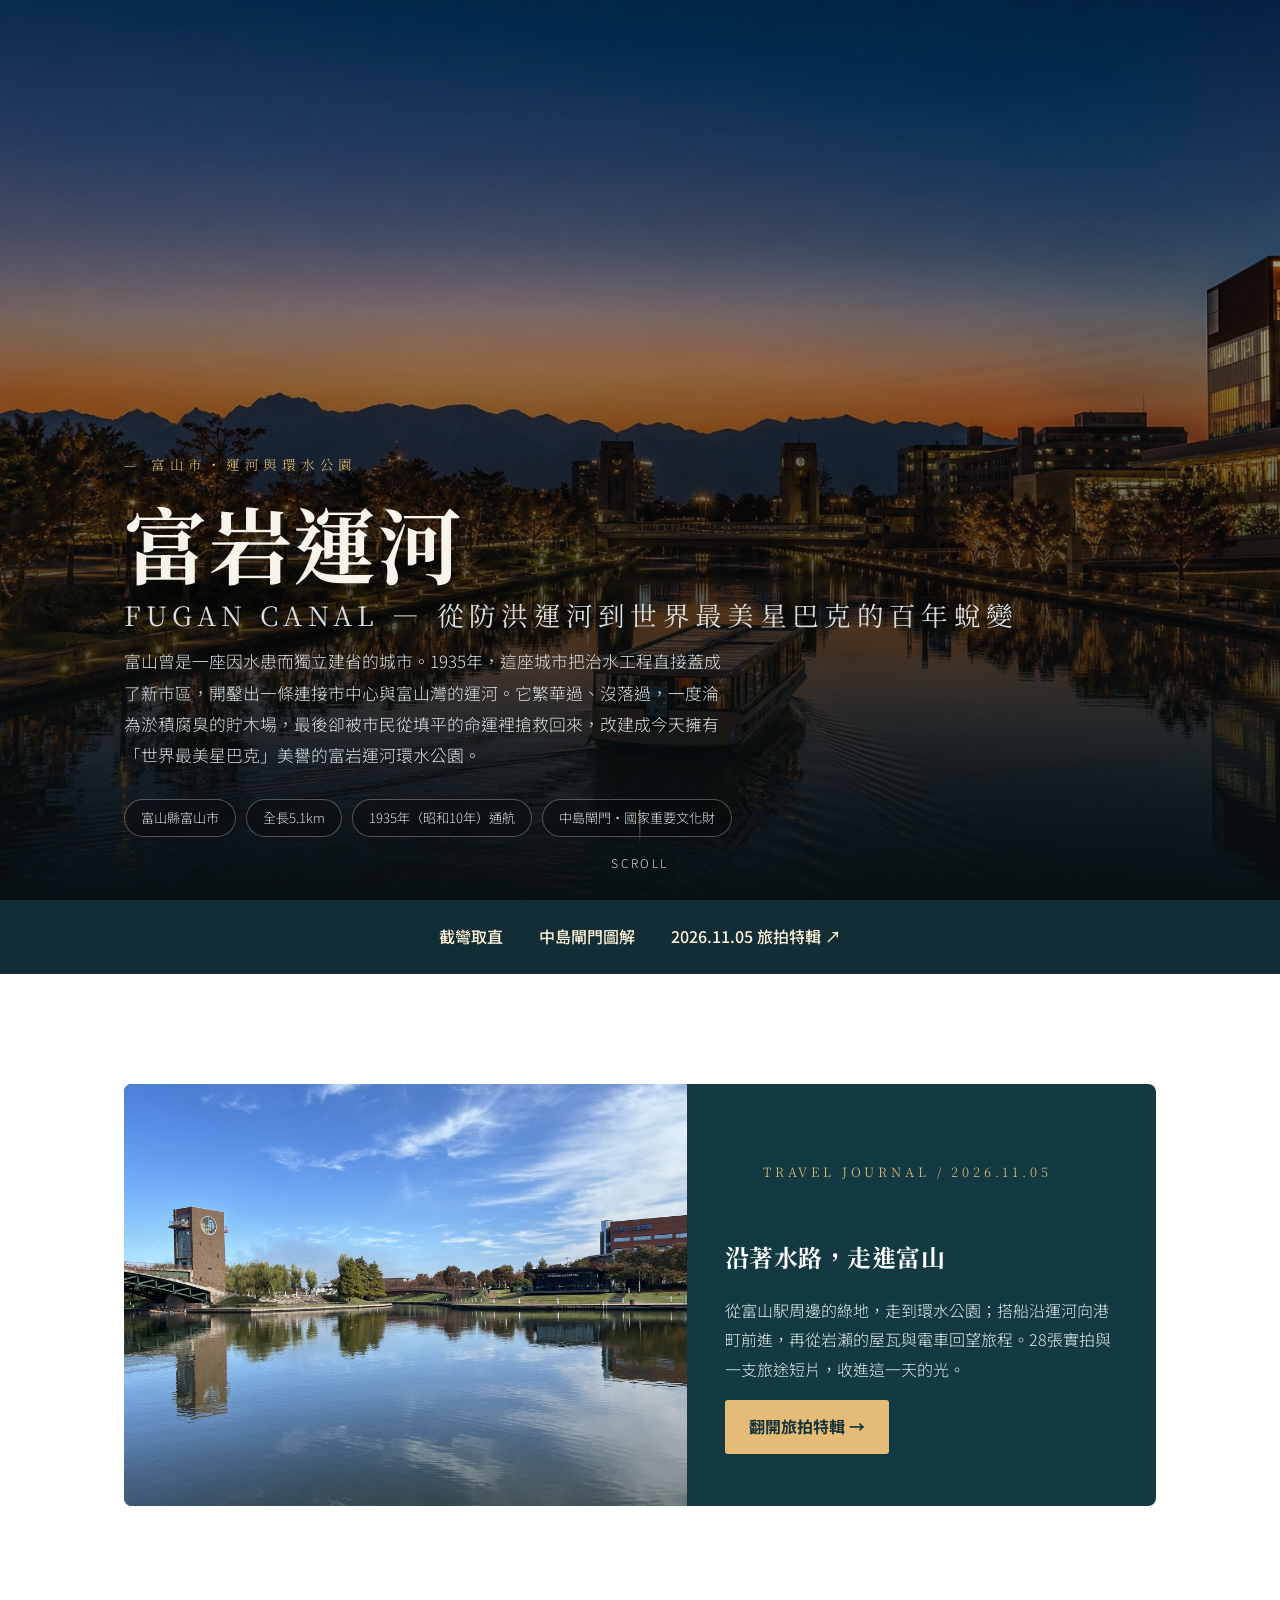
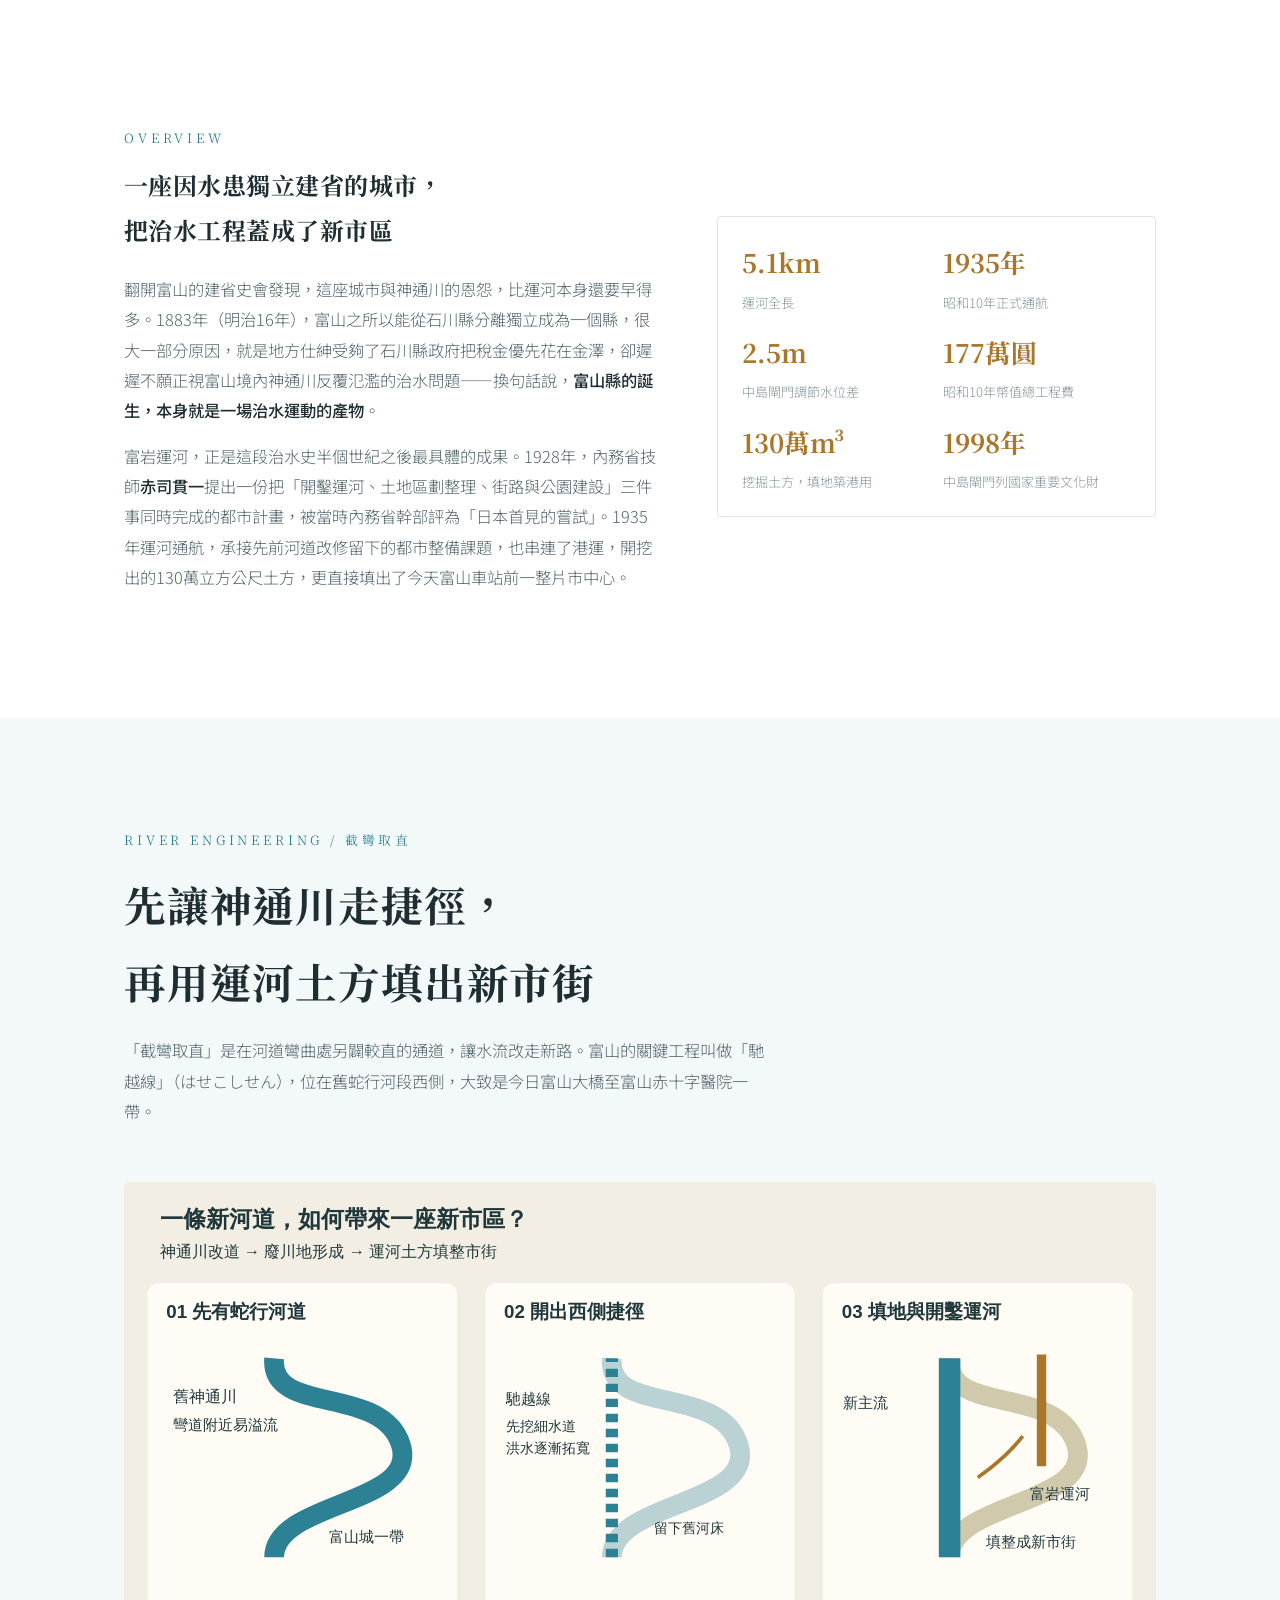
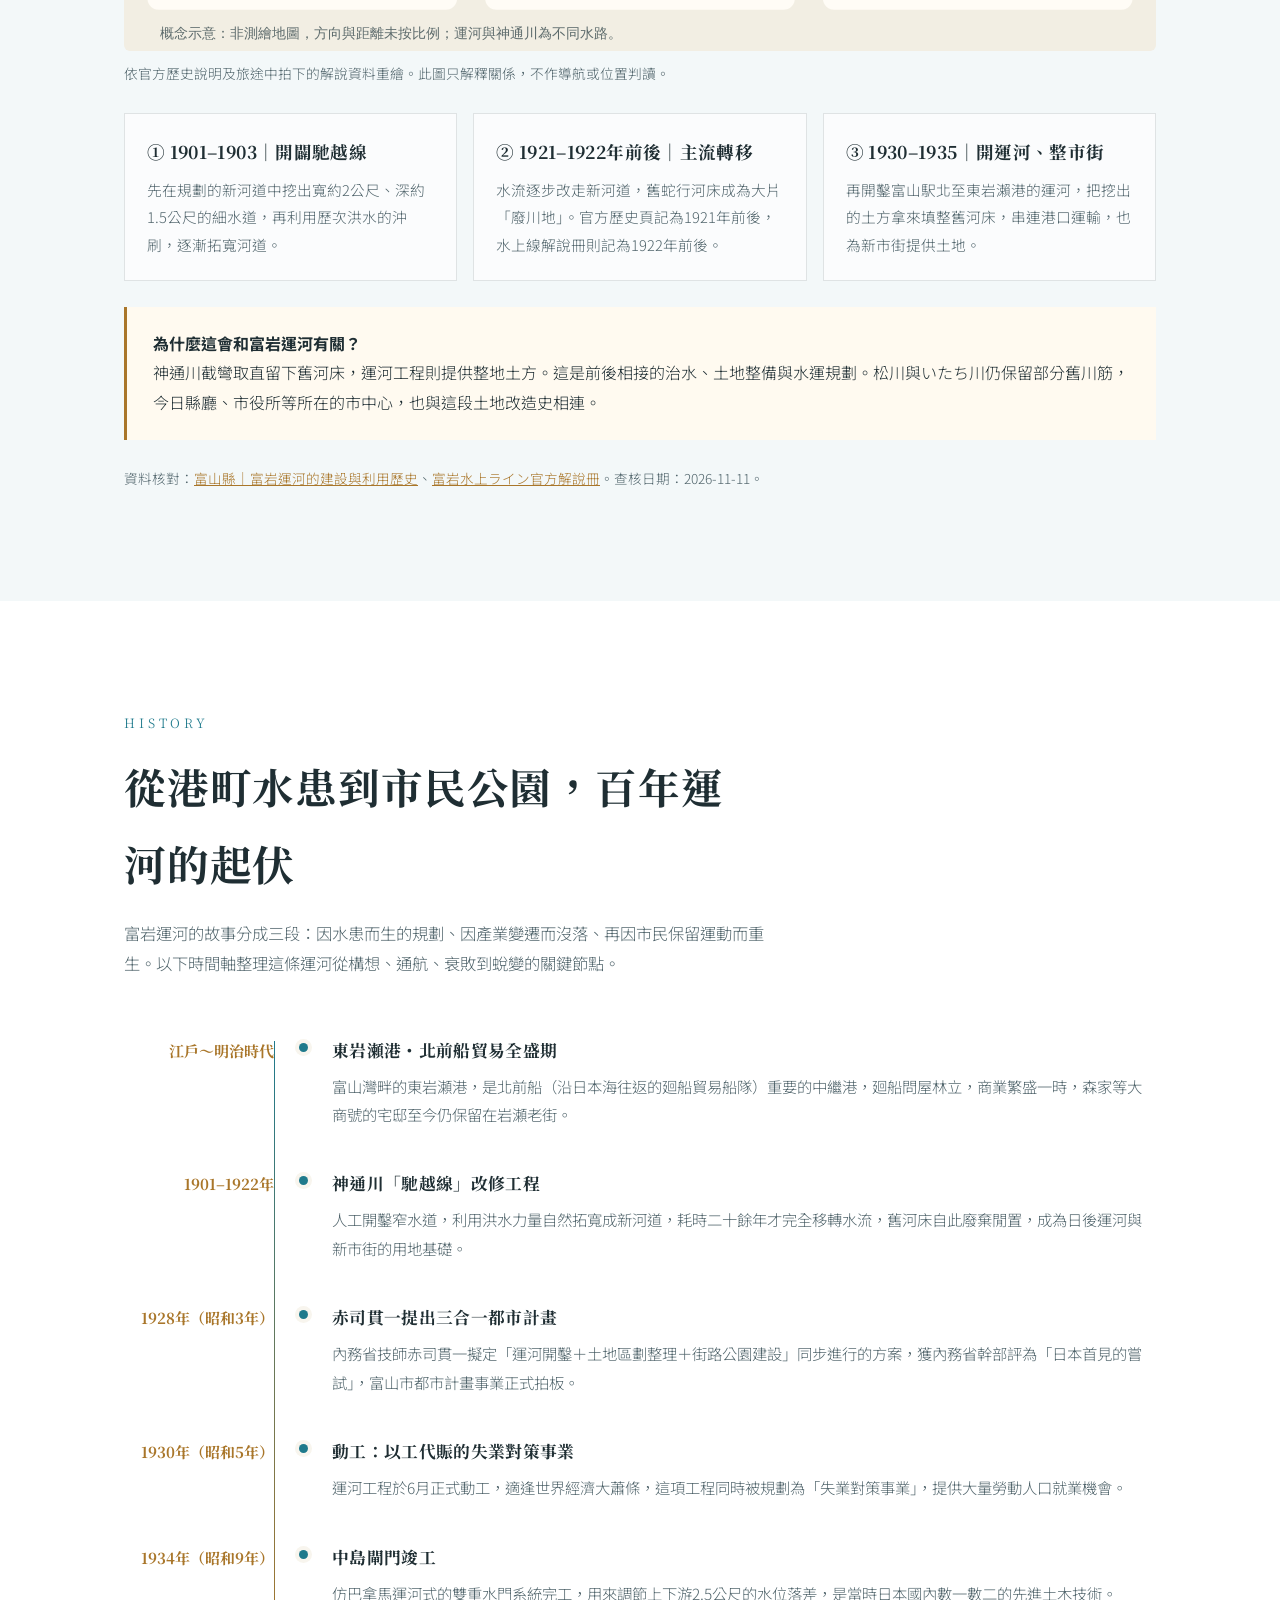
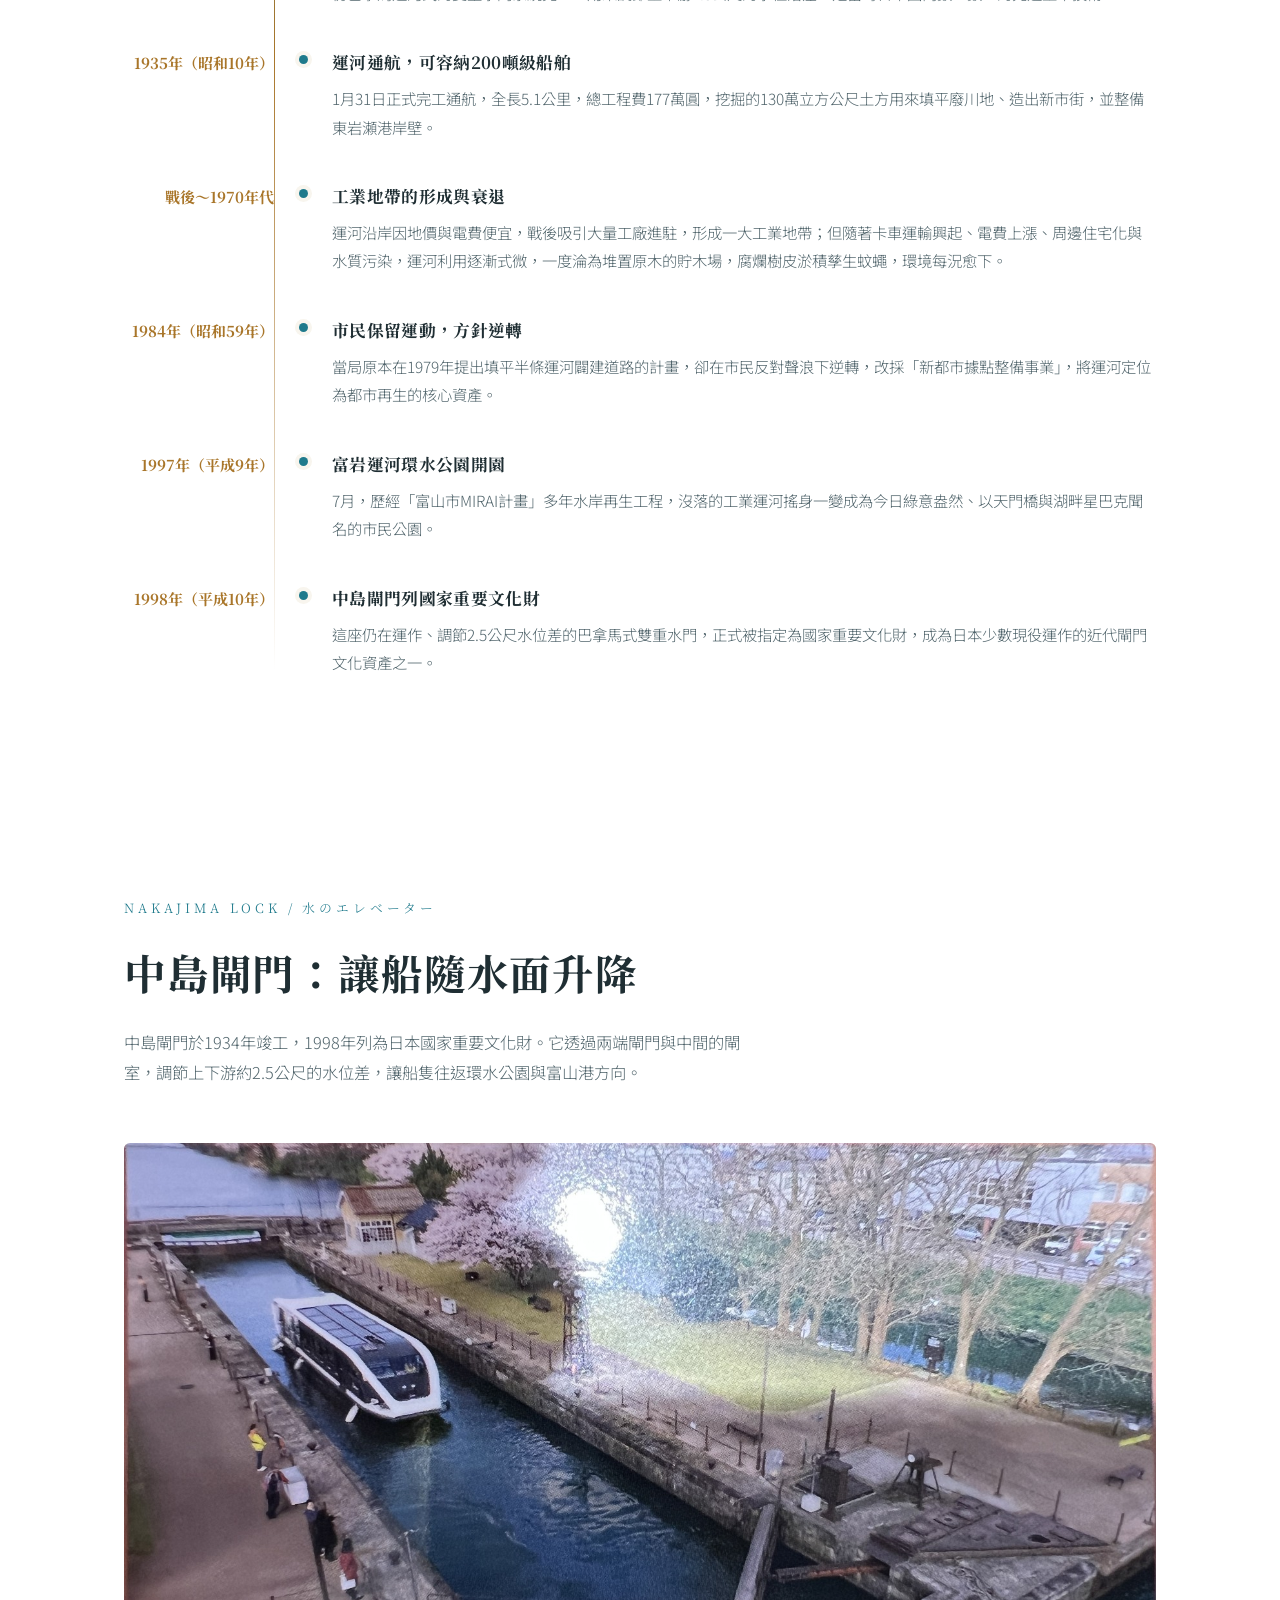
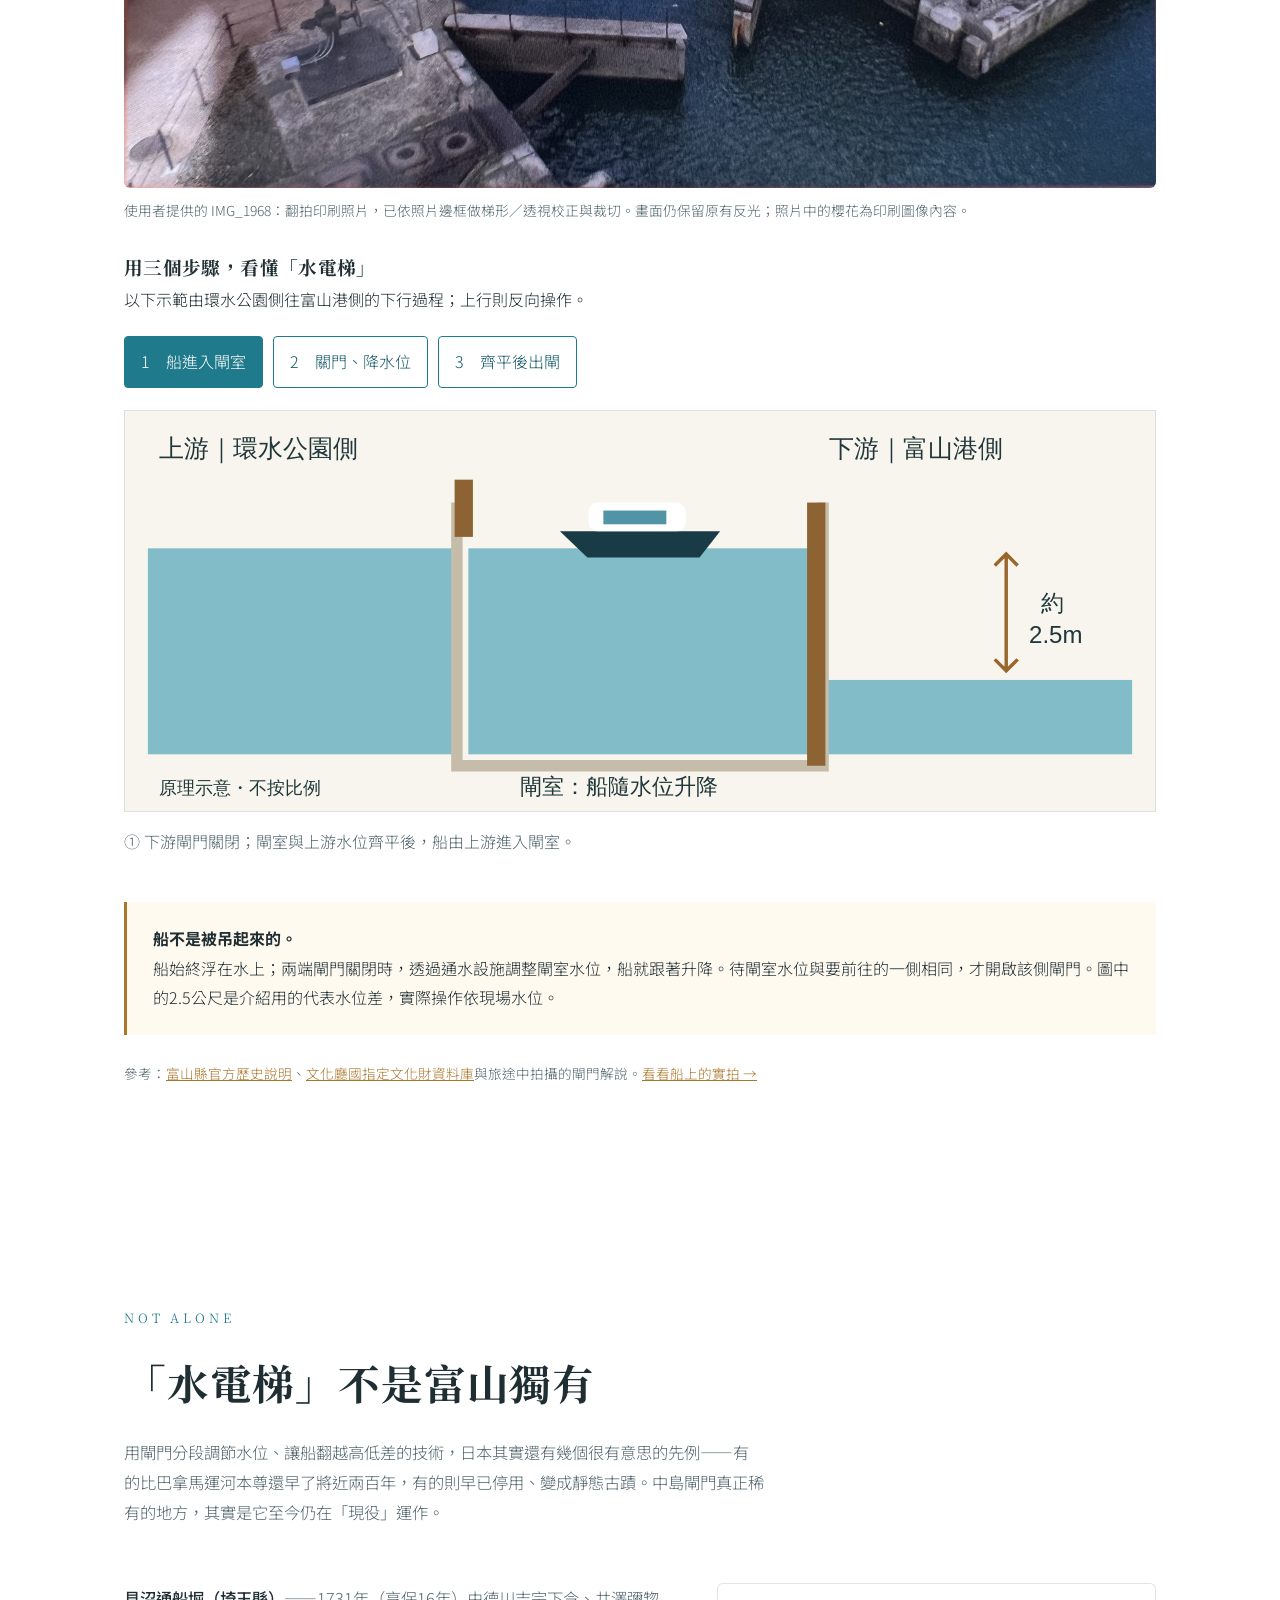
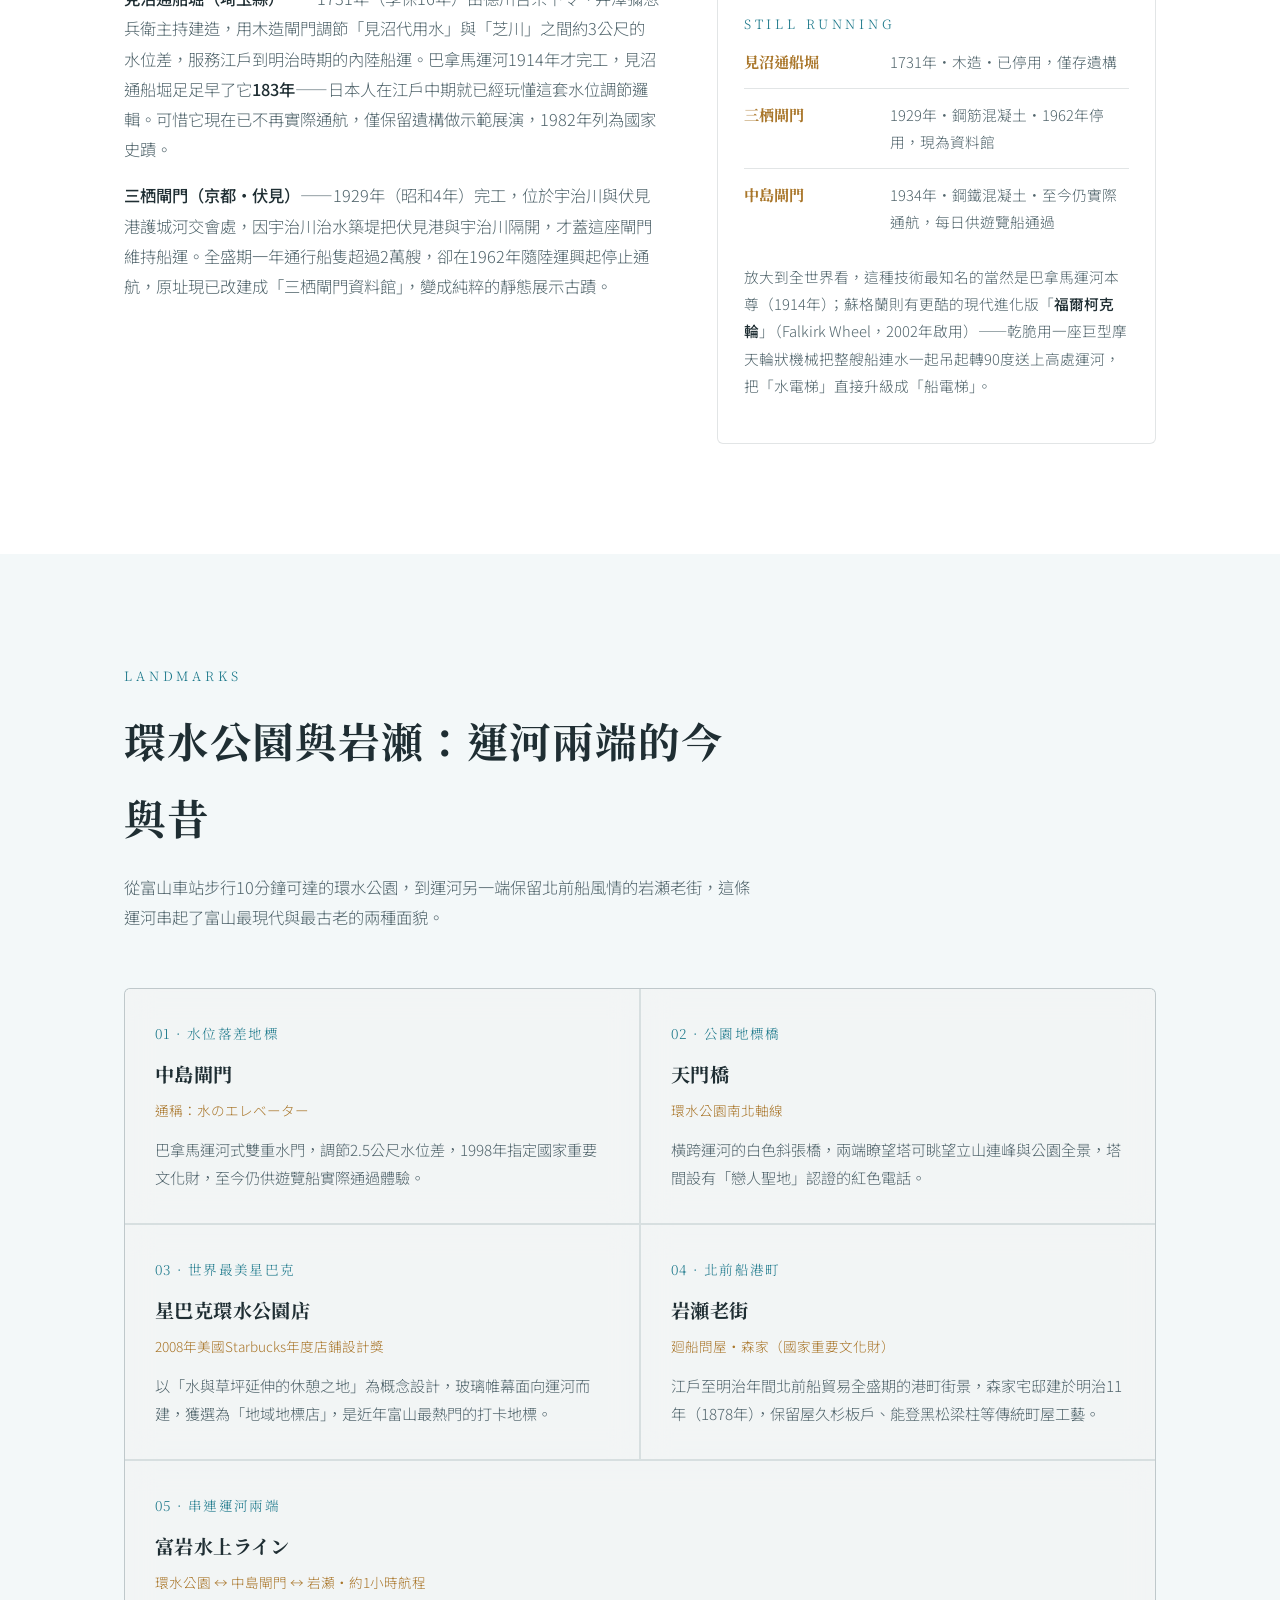
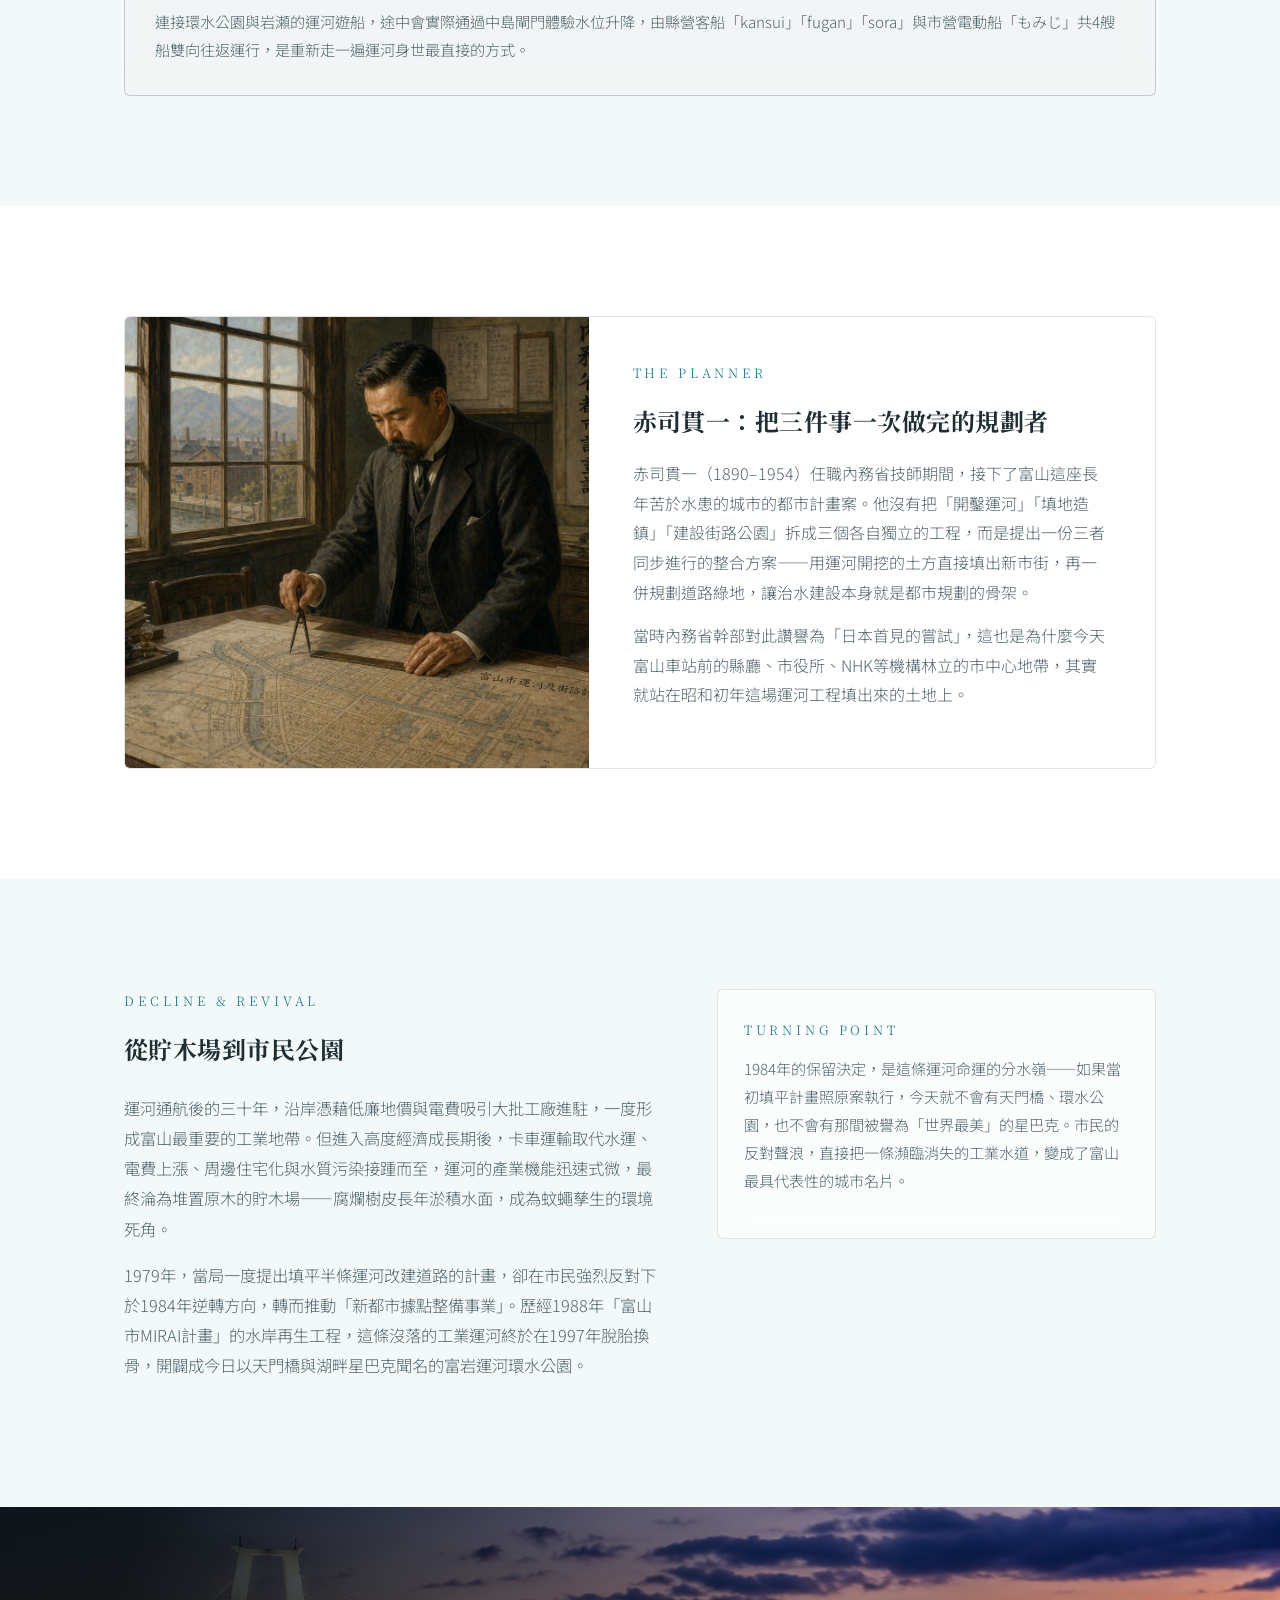
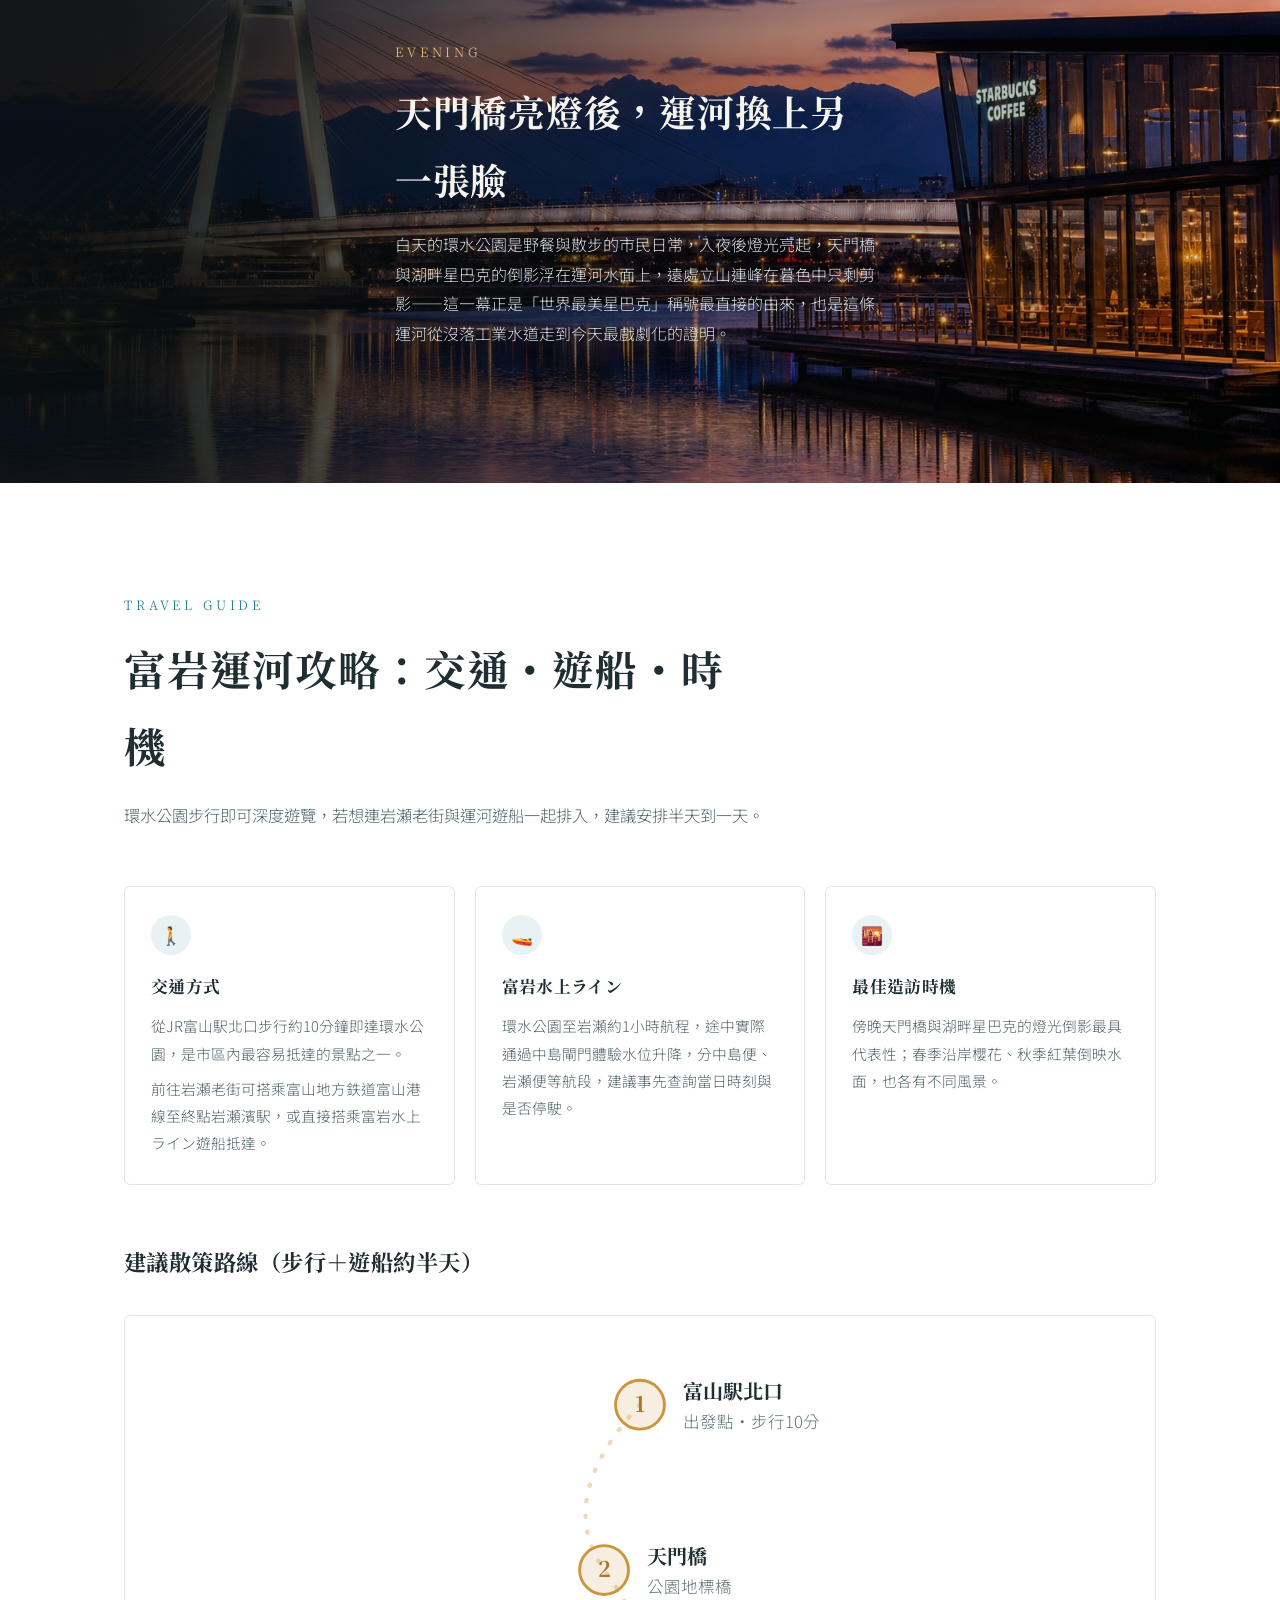
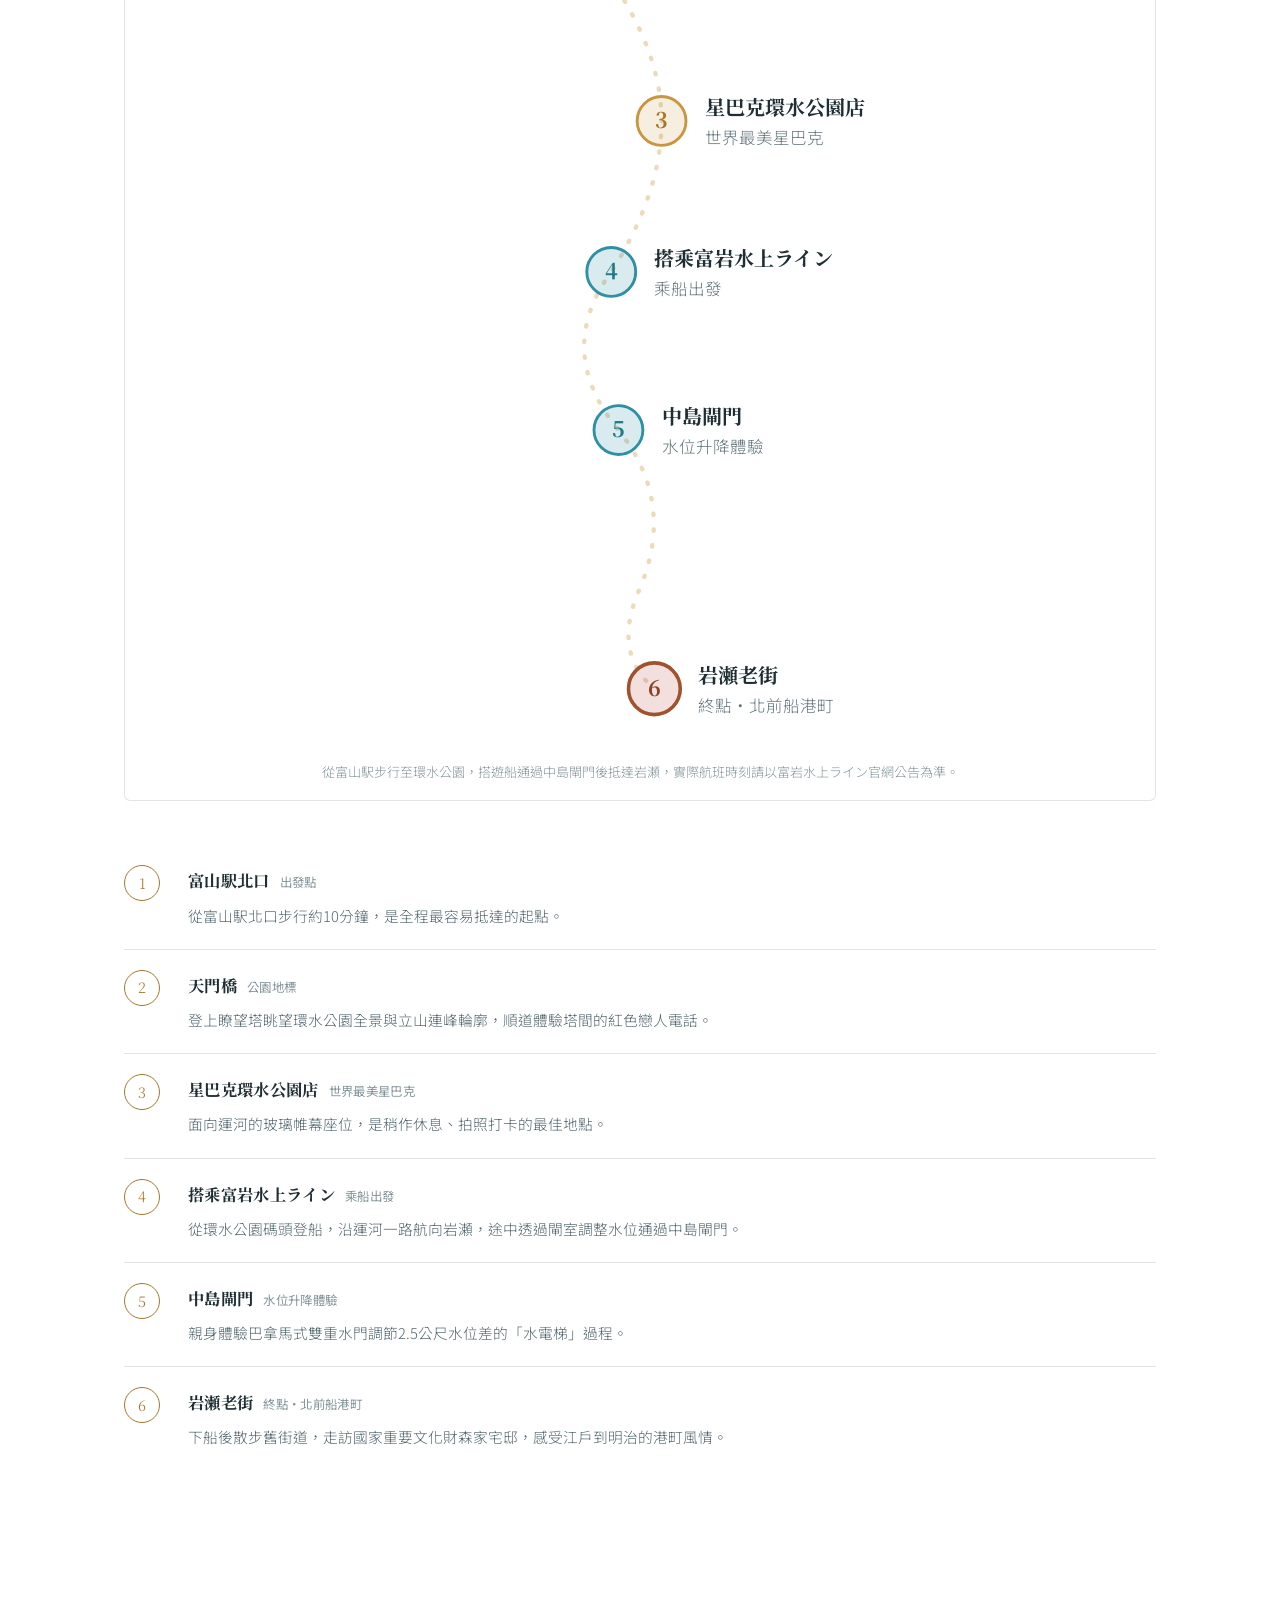
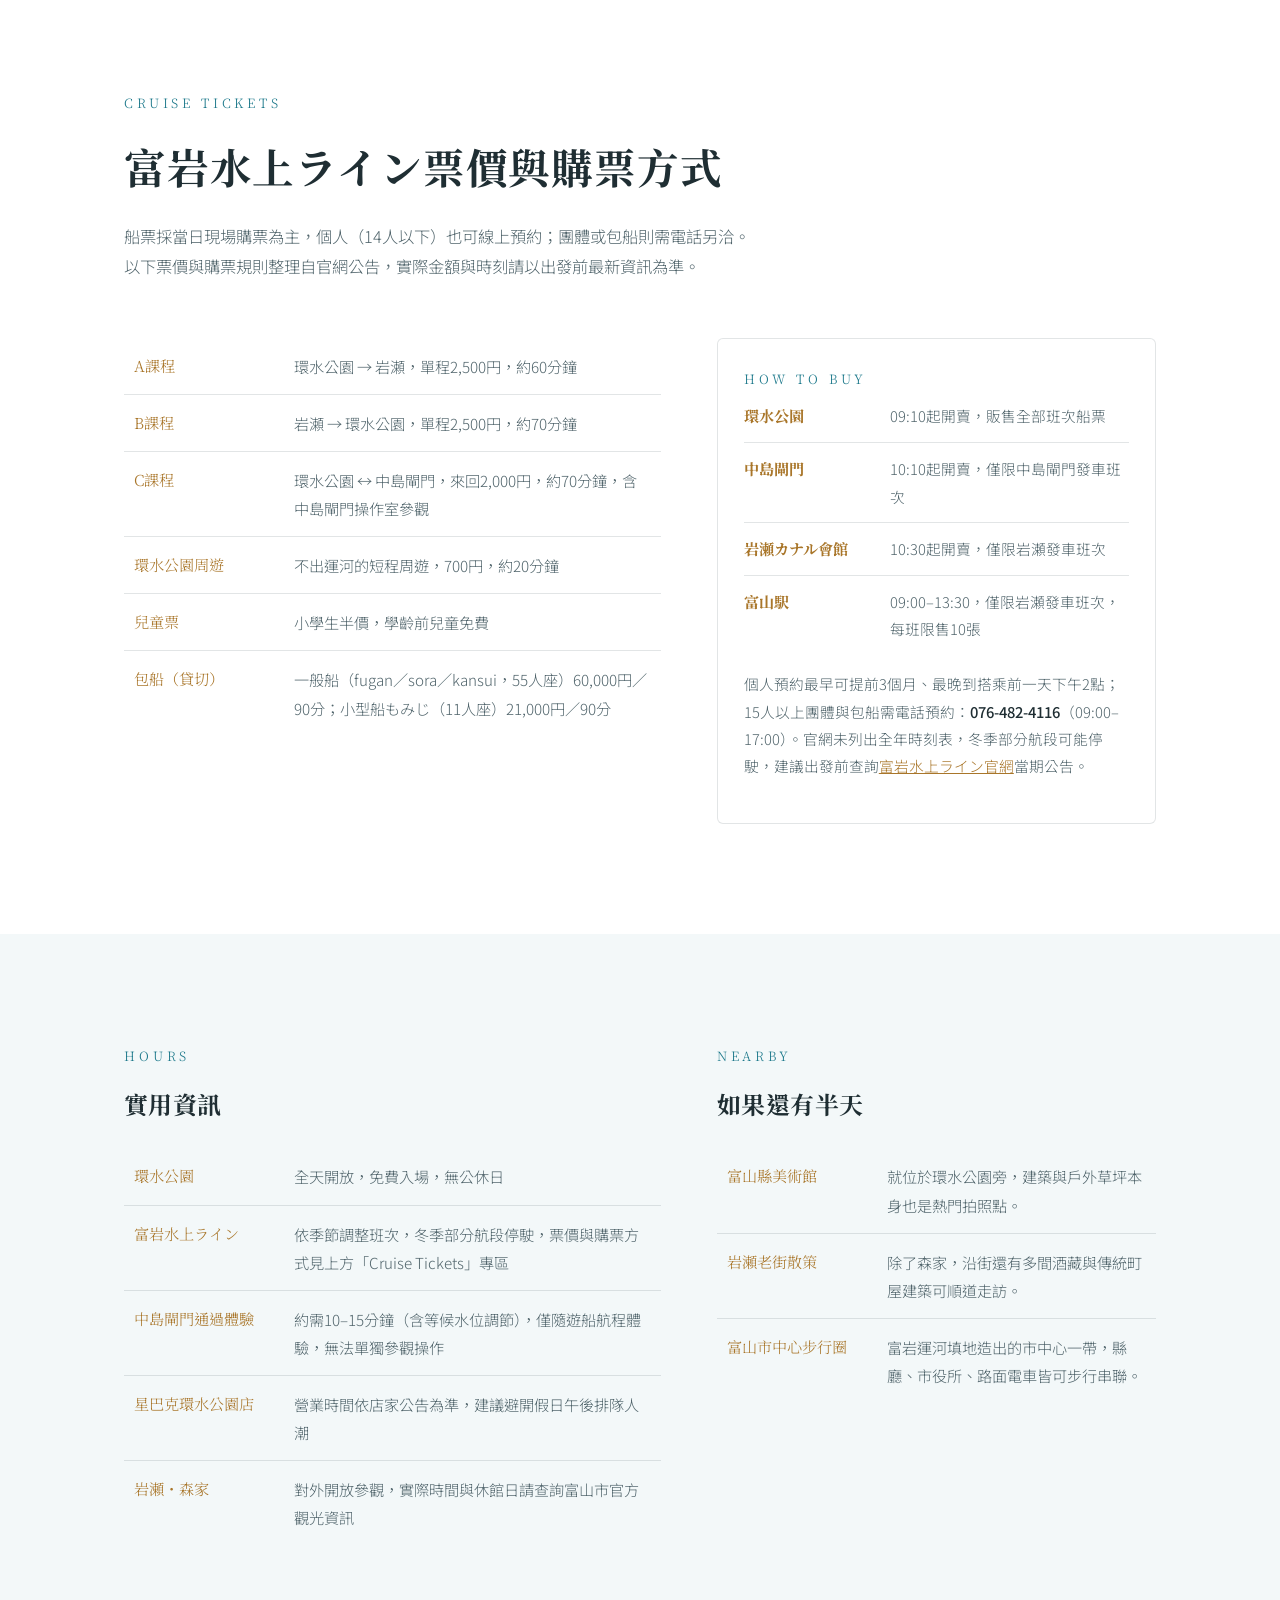
<file: index.html>
<!DOCTYPE html>
<html lang="zh-Hant">
<head>
<meta charset="UTF-8">
<meta name="viewport" content="width=device-width, initial-scale=1.0">
<title>富岩運河｜從防洪運河到世界最美星巴克的百年蛻變</title>
<meta name="description" content="富岩運河完整身世：因水患而分縣建省的富山、赤司貫一的三合一都市計畫、中島閘門「水のエレベーター」、貯木場衰退到環水公園重生、富岩水上ライン與岩瀬老街散策攻略。">
<meta property="og:type" content="website"><meta property="og:title" content="富岩運河｜截彎取直、中島閘門與旅拍特輯"><meta property="og:description" content="從神通川改道到運河新市街，搭配中島閘門校正圖片、升降示意與2026年11月5日旅拍。"><meta property="og:url" content="https://maskywg.github.io/fugan-canal/"><meta property="og:image" content="https://maskywg.github.io/fugan-canal/images/share-main-20261111.jpg"><meta property="og:image:width" content="1200"><meta property="og:image:height" content="630"><meta property="og:image:alt" content="富岩運河｜截彎取直、中島閘門與旅拍特輯，富岩運河水岸旅拍"><meta name="twitter:card" content="summary_large_image"><meta name="twitter:title" content="富岩運河｜截彎取直、中島閘門與旅拍特輯"><meta name="twitter:description" content="從神通川改道到運河新市街，搭配中島閘門校正圖片、升降示意與2026年11月5日旅拍。"><meta name="twitter:image" content="https://maskywg.github.io/fugan-canal/images/share-main-20261111.jpg"><meta name="twitter:image:alt" content="富岩運河｜截彎取直、中島閘門與旅拍特輯，富岩運河水岸旅拍"><link rel="canonical" href="https://maskywg.github.io/fugan-canal/">
<link rel="preconnect" href="https://fonts.googleapis.com">
<link rel="preconnect" href="https://fonts.gstatic.com" crossorigin>
<link href="https://fonts.googleapis.com/css2?family=Noto+Serif+TC:wght@400;600;700;900&family=Noto+Sans+TC:wght@300;400;500;700&display=swap" rel="stylesheet">
<style>
  :root{
    --bg:#f8f5ee;
    --bg-alt:rgba(31,122,140,0.05);
    --panel:rgba(255,255,255,0.68);
    --line:rgba(31,60,66,0.13);
    --ink:#1f2e33;
    --ink-dim:#51656c;
    --ink-faint:#84959a;
    --primary:#1f7a8c;
    --primary-soft:rgba(31,122,140,0.10);
    --gold:#a9762a;
    --gold-soft:rgba(169,118,42,0.12);
    --rust:#8a4423;
    --deep:#122229;
    --shadow: 0 20px 50px rgba(20,40,45,0.10);
    --hero-ink:#f7f4ec;
    --hero-dim:#d7dfe1;
    --hero-gold:#e7c07a;
  }
  *{box-sizing:border-box; margin:0; padding:0;}
  html{scroll-behavior:smooth;}
  body{
    color:var(--ink);
    font-family:"Noto Sans TC", sans-serif;
    line-height:1.85;
    font-weight:300;
    background:
      radial-gradient(ellipse 60% 45% at 8% 4%, rgba(31,122,140,0.10), transparent 60%),
      radial-gradient(ellipse 55% 50% at 96% 14%, rgba(169,118,42,0.10), transparent 62%),
      radial-gradient(ellipse 55% 45% at 90% 46%, rgba(31,122,140,0.08), transparent 60%),
      radial-gradient(ellipse 60% 50% at 2% 56%, rgba(138,68,35,0.06), transparent 62%),
      radial-gradient(ellipse 55% 45% at 94% 82%, rgba(169,118,42,0.08), transparent 60%),
      radial-gradient(ellipse 60% 45% at 6% 96%, rgba(31,122,140,0.10), transparent 60%),
      linear-gradient(180deg, #fbf9f3 0%, #f8f5ee 40%, #f3efe4 100%);
    background-attachment:fixed;
  }
  h1,h2,h3,h4{
    font-family:"Noto Serif TC", serif;
    font-weight:700;
    color:var(--ink);
    letter-spacing:0.02em;
  }
  a{color:var(--gold);}
  img{max-width:100%; display:block;}
  .wrap{max-width:1080px; margin:0 auto; padding:0 24px;}

  /* ---------- Hero ---------- */
  .hero{
    position:relative;
    min-height:100vh;
    display:flex;
    align-items:flex-end;
    background:#000;
    overflow:hidden;
  }
  .hero img{
    position:absolute; inset:0;
    width:100%; height:100%;
    object-fit:cover;
    opacity:0.82;
  }
  .hero::after{
    content:"";
    position:absolute; inset:0;
    background:linear-gradient(180deg, rgba(8,14,16,0.35) 0%, rgba(8,14,16,0.25) 35%, rgba(8,14,16,0.95) 100%);
  }
  .hero-content{
    position:relative; z-index:2;
    width:100%;
    padding:0 24px 7vh;
    max-width:1080px;
    margin:0 auto;
  }
  .hero-eyebrow{
    display:inline-flex; align-items:center; gap:10px;
    font-family:"Noto Serif TC", serif;
    font-size:0.85rem;
    letter-spacing:0.35em;
    color:var(--hero-gold);
    margin-bottom:22px;
    text-transform:uppercase;
  }
  .hero-eyebrow::before{content:"—"; color:var(--hero-gold);}
  .hero h1{
    font-size:clamp(2.6rem, 7vw, 5.2rem);
    line-height:1.05;
    margin-bottom:18px;
    color:var(--hero-ink);
    text-shadow:0 6px 30px rgba(0,0,0,0.6);
  }
  .hero h1 small{
    display:block;
    font-size:0.32em;
    font-weight:400;
    color:var(--hero-dim);
    letter-spacing:0.2em;
    margin-top:14px;
  }
  .hero-desc{
    max-width:600px;
    color:var(--hero-dim);
    font-size:1.05rem;
    margin-bottom:28px;
  }
  .hero-tags{display:flex; flex-wrap:wrap; gap:10px;}
  .tag{
    border:1px solid rgba(247,244,236,0.3);
    padding:6px 16px;
    border-radius:999px;
    font-size:0.82rem;
    color:var(--hero-dim);
    background:rgba(0,0,0,0.25);
    backdrop-filter:blur(4px);
  }
  .scroll-cue{
    position:absolute; bottom:26px; left:50%; transform:translateX(-50%);
    z-index:2; color:var(--hero-dim); font-size:0.75rem; letter-spacing:0.2em;
    display:flex; flex-direction:column; align-items:center; gap:8px;
  }
  .scroll-cue span{
    width:1px; height:34px; background:linear-gradient(var(--hero-gold), transparent);
    animation:scrollpulse 2s ease-in-out infinite;
  }
  @keyframes scrollpulse{0%,100%{opacity:0.2;}50%{opacity:1;}}

  /* ---------- Section shell ---------- */
  section{padding:110px 0;}
  .section-head{margin-bottom:56px; max-width:640px;}
  .kicker{
    font-size:0.8rem; letter-spacing:0.3em; color:var(--primary);
    font-family:"Noto Serif TC", serif; margin-bottom:14px; text-transform:uppercase;
  }
  .section-head h2{font-size:clamp(1.8rem,3.6vw,2.6rem); margin-bottom:16px;}
  .section-head p{color:var(--ink-dim); font-size:1.02rem;}
  .alt{background:var(--bg-alt);}

  /* ---------- Intro strip ---------- */
  .intro-grid{
    display:grid; grid-template-columns:1.1fr 0.9fr; gap:56px; align-items:center;
  }
  .intro-grid p{color:var(--ink-dim); margin-bottom:16px; font-size:1.02rem;}
  .intro-grid p b{color:var(--ink); font-weight:500;}
  .stat-card{
    background:var(--panel); border:1px solid var(--line); border-radius:4px;
    padding:22px 24px;
    backdrop-filter:blur(14px); -webkit-backdrop-filter:blur(14px);
  }
  .stat-grid{display:grid; grid-template-columns:1fr 1fr; gap:14px;}
  .stat-num{
    font-family:"Noto Serif TC",serif; font-size:1.6rem; color:var(--gold); font-weight:700;
  }
  .stat-label{font-size:0.82rem; color:var(--ink-faint); margin-top:4px;}

  /* ---------- Term panel ---------- */
  .term-panel{
    background:var(--panel); border:1px solid var(--line); border-radius:6px;
    padding:28px 26px; backdrop-filter:blur(14px); -webkit-backdrop-filter:blur(14px);
  }
  .term-list{list-style:none;}
  .term-list li{
    padding:12px 0; border-top:1px solid var(--line); display:grid; grid-template-columns:130px 1fr; gap:16px;
  }
  .term-list li:first-child{border-top:none; padding-top:0;}
  .term-list b{color:var(--gold); font-family:"Noto Serif TC",serif; font-weight:700; font-size:0.95rem;}
  .term-list span{color:var(--ink-dim); font-size:0.92rem;}

  /* ---------- Map / route panels ---------- */
  .route-map-panel{
    background:var(--panel); border:1px solid var(--line); border-radius:6px;
    padding:24px 20px 16px; backdrop-filter:blur(14px); -webkit-backdrop-filter:blur(14px);
    margin-bottom:44px;
  }
  .route-map-panel svg{width:100%; height:auto; display:block; max-width:460px; margin:0 auto;}
  .map-caption{color:var(--ink-faint); font-size:0.82rem; margin-top:14px; text-align:center;}

  /* ---------- Timeline ---------- */
  .timeline{position:relative; margin-top:10px;}
  .timeline::before{
    content:""; position:absolute; left:150px; top:6px; bottom:6px; width:1px;
    background:linear-gradient(var(--primary), var(--gold), transparent);
  }
  .t-row{display:grid; grid-template-columns:150px 1fr; gap:30px; position:relative; padding:0 0 40px 0;}
  .t-row:last-child{padding-bottom:0;}
  .t-year{
    font-family:"Noto Serif TC",serif; color:var(--gold); font-weight:700; font-size:0.94rem;
    text-align:right; padding-top:2px;
  }
  .t-body{position:relative; padding-left:28px;}
  .t-body::before{
    content:""; position:absolute; left:-5px; top:8px; width:9px; height:9px;
    border-radius:50%; background:var(--primary); box-shadow:0 0 0 4px var(--bg);
  }
  .t-body h4{font-size:1.05rem; margin-bottom:6px; color:var(--ink);}
  .t-body p{color:var(--ink-dim); font-size:0.96rem;}

  /* ---------- Feature (image + text) ---------- */
  .feature{
    display:grid; grid-template-columns:0.9fr 1.1fr; gap:0;
    border:1px solid var(--line); border-radius:6px; overflow:hidden;
    background:var(--panel);
    backdrop-filter:blur(14px);
    -webkit-backdrop-filter:blur(14px);
  }
  .feature img{height:100%; object-fit:cover; min-height:340px;}
  .feature-body{padding:44px 44px;}
  .feature-body h3{font-size:1.5rem; margin-bottom:16px;}
  .feature-body p{color:var(--ink-dim); margin-bottom:14px;}

  /* ---------- Spot grid ---------- */
  .spot-grid{display:grid; grid-template-columns:repeat(2,1fr); gap:2px; background:var(--line); border:1px solid var(--line); border-radius:6px; overflow:hidden;}
  .spot{background:var(--panel); padding:32px 30px; backdrop-filter:blur(14px); -webkit-backdrop-filter:blur(14px);}
  .spot-num{font-family:"Noto Serif TC",serif; color:var(--primary); font-size:0.85rem; letter-spacing:0.1em; margin-bottom:10px;}
  .spot h4{font-size:1.2rem; margin-bottom:6px;}
  .spot .spot-kami{color:var(--gold); font-size:0.85rem; margin-bottom:12px; display:block;}
  .spot p{color:var(--ink-dim); font-size:0.95rem;}
  .spot p+p{margin-top:8px;}

  /* ---------- Banner ---------- */
  .banner{
    position:relative; min-height:64vh; display:flex; align-items:center; overflow:hidden;
  }
  .banner img{position:absolute; inset:0; width:100%; height:100%; object-fit:cover;}
  .banner::after{
    content:""; position:absolute; inset:0;
    background:linear-gradient(90deg, rgba(8,14,16,0.92) 10%, rgba(8,14,16,0.35) 60%, rgba(8,14,16,0.15) 100%);
  }
  .banner .wrap{position:relative; z-index:2;}
  .banner-box{max-width:490px;}
  .banner-box .kicker{color:var(--hero-gold);}
  .banner-box h2{font-size:clamp(1.7rem,3.4vw,2.3rem); margin-bottom:16px; color:var(--hero-ink);}
  .banner-box p{color:var(--hero-dim);}

  /* ---------- Guide cards ---------- */
  .guide-grid{display:grid; grid-template-columns:repeat(3,1fr); gap:20px;}
  .guide-card{
    background:var(--panel); border:1px solid var(--line); border-radius:6px; padding:28px 26px;
    backdrop-filter:blur(14px); -webkit-backdrop-filter:blur(14px);
  }
  .guide-card .icon{
    width:40px; height:40px; border-radius:50%; background:var(--primary-soft); color:var(--primary);
    display:flex; align-items:center; justify-content:center; font-size:1.1rem; margin-bottom:16px;
  }
  .guide-card h4{font-size:1.05rem; margin-bottom:10px;}
  .guide-card p{color:var(--ink-dim); font-size:0.92rem;}
  .guide-card p+p{margin-top:8px;}

  /* ---------- Route steps ---------- */
  .route{margin-top:12px;}
  .route-step{
    display:grid; grid-template-columns:44px 1fr; gap:20px; padding:20px 0; border-top:1px solid var(--line);
  }
  .route-step:first-child{border-top:none;}
  .route-dot{
    width:36px; height:36px; border-radius:50%; border:1px solid var(--gold); color:var(--gold);
    display:flex; align-items:center; justify-content:center; font-family:"Noto Serif TC",serif; font-size:0.9rem;
  }
  .route-step h4{font-size:1.02rem; margin-bottom:6px; display:flex; gap:10px; align-items:baseline; flex-wrap:wrap;}
  .route-step h4 .time{font-size:0.78rem; color:var(--ink-faint); font-weight:400; font-family:"Noto Sans TC",sans-serif;}
  .route-step p{color:var(--ink-dim); font-size:0.92rem;}

  /* ---------- Info table ---------- */
  .info-table{width:100%; border-collapse:collapse; font-size:0.95rem;}
  .info-table tr{border-top:1px solid var(--line);}
  .info-table tr:first-child{border-top:none;}
  .info-table td{padding:14px 10px; color:var(--ink-dim); vertical-align:top;}
  .info-table td:first-child{color:var(--gold); width:160px; font-family:"Noto Serif TC",serif; white-space:nowrap;}

  /* ---------- Chips ---------- */
  .chip-row{display:flex; flex-wrap:wrap; gap:10px; margin-top:18px;}
  .chip{
    background:var(--gold-soft); border:1px solid rgba(201,150,61,0.35); color:var(--gold);
    padding:8px 18px; border-radius:999px; font-size:0.88rem;
  }

  /* ---------- Footer ---------- */
  footer{
    background:#efe9da; padding:60px 0 34px; border-top:1px solid var(--line);
  }
  footer .wrap{display:flex; flex-direction:column; gap:18px; align-items:flex-start;}
  footer h3{font-size:1.3rem;}
  footer p{color:var(--ink-faint); font-size:0.86rem; max-width:520px;}
  .src-list{list-style:none; margin-top:6px;}
  .src-list li{color:var(--ink-faint); font-size:0.82rem; margin-bottom:4px;}
  .src-list a{color:var(--ink-dim);}

  @media (max-width:860px){
    .intro-grid{grid-template-columns:1fr;}
    .feature{grid-template-columns:1fr;}
    .feature img{min-height:240px;}
    .spot-grid{grid-template-columns:1fr;}
    .guide-grid{grid-template-columns:1fr;}
    .timeline::before{left:78px;}
    .t-row{grid-template-columns:78px 1fr; gap:16px;}
    .banner{min-height:52vh;}
    .banner .wrap{padding:0 24px;}
    .term-list li{grid-template-columns:1fr; gap:4px;}
  }

.update-nav{display:flex;gap:12px;flex-wrap:wrap;padding:16px 24px;justify-content:center;background:#122d35}.update-nav a{color:#fff4da;font-weight:500;text-decoration:none;padding:6px 12px}.journal-promo{display:grid;grid-template-columns:1.2fr 1fr;background:#133a42;color:#fff;overflow:hidden;border-radius:8px}.journal-promo img{height:100%;width:100%;object-fit:cover;min-height:300px}.journal-promo div{padding:38px}.journal-promo h2{color:#fff}.journal-promo p{color:#dfebea;margin:16px 0}.entry-button{display:inline-block;background:#e4bc78;color:#17333a;padding:12px 24px;border-radius:3px;text-decoration:none;font-weight:700}.engineering-figure{margin:26px 0}.engineering-figure img{width:100%;height:auto;border-radius:6px}.engineering-figure figcaption{font-size:.86rem;color:var(--ink-dim);margin-top:10px}.engineering-note{background:#fffaf0;border-left:3px solid var(--gold);padding:22px 26px;margin:26px 0}.engineering-source{font-size:.85rem;color:var(--ink-dim);margin-top:20px}.lock-steps{display:grid;grid-template-columns:repeat(3,1fr);gap:16px;margin-top:24px}.lock-steps article{border:1px solid var(--line);padding:22px;background:var(--panel)}.lock-steps h3{font-size:1.1rem;margin-bottom:8px}.lock-steps p{font-size:.92rem;color:var(--ink-dim)}.lock-controls{display:flex;flex-wrap:wrap;gap:10px;margin:22px 0}.lock-controls button{font:inherit;padding:10px 16px;border:1px solid #1f7a8c;background:white;color:#145968;cursor:pointer;border-radius:4px}.lock-controls button[aria-pressed=true]{background:#1f7a8c;color:white}.lock-controls button:focus-visible,a:focus-visible{outline:3px solid #b77a24;outline-offset:4px}.lock-demo{width:100%;height:auto;display:block;background:#fbf9f3;border:1px solid var(--line)}#lock-status{min-height:4em;padding-top:15px;color:var(--ink-dim)}.image-credit{font-size:.85rem;color:var(--ink-dim);margin:18px 0 0} @media(max-width:680px){.journal-promo,.lock-steps{grid-template-columns:1fr}.journal-promo div{padding:26px}.update-nav{justify-content:flex-start}.lock-demo text{font-size:20px}}@media(prefers-reduced-motion:reduce){html{scroll-behavior:auto}.scroll-cue span{animation:none}}
</style>
</head>
<body>

<!-- ================= HERO ================= -->
<header class="hero">
  <img src="images/hero-canal.jpg" alt="富岩運河黃昏景色，一艘遊覽船緩緩駛過，運河兩岸霓虹倒影，遠處立山連峰輪廓">
  <div class="hero-content">
    <div class="hero-eyebrow">富山市・運河與環水公園</div>
    <h1>富岩運河
      <small>FUGAN CANAL — 從防洪運河到世界最美星巴克的百年蛻變</small>
    </h1>
    <p class="hero-desc">富山曾是一座因水患而獨立建省的城市。1935年，這座城市把治水工程直接蓋成了新市區，開鑿出一條連接市中心與富山灣的運河。它繁華過、沒落過，一度淪為淤積腐臭的貯木場，最後卻被市民從填平的命運裡搶救回來，改建成今天擁有「世界最美星巴克」美譽的富岩運河環水公園。</p>
    <div class="hero-tags">
      <span class="tag">富山縣富山市</span>
      <span class="tag">全長5.1km</span>
      <span class="tag">1935年（昭和10年）通航</span>
      <span class="tag">中島閘門・國家重要文化財</span>
    </div>
  </div>
  <div class="scroll-cue"><span></span>SCROLL</div>
</header><nav class="update-nav" aria-label="新增內容導覽"><a href="#river-cutoff">截彎取直</a><a href="#lock-explained">中島閘門圖解</a><a href="photo-journal/">2026.11.05 旅拍特輯 ↗</a></nav>

<section id="photo-feature"><div class="wrap"><div class="journal-promo"><img src="photo-journal/images/img-1915.jpg" alt="秋日環水公園的天門橋與水面倒影" loading="lazy" width="2000" height="1500"><div><div class="kicker" style="color:#e4bc78">Travel Journal / 2026.11.05</div><h2>沿著水路，走進富山</h2><p>從富山駅周邊的綠地，走到環水公園；搭船沿運河向港町前進，再從岩瀨的屋瓦與電車回望旅程。28張實拍與一支旅途短片，收進這一天的光。</p><a class="entry-button" href="photo-journal/">翻開旅拍特輯 →</a></div></div></div></section>
<!-- ================= OVERVIEW ================= -->
<section>
  <div class="wrap">
    <div class="intro-grid">
      <div>
        <div class="kicker">Overview</div>
        <h2 style="margin-bottom:22px;">一座因水患獨立建省的城市，<br>把治水工程蓋成了新市區</h2>
        <p>翻開富山的建省史會發現，這座城市與神通川的恩怨，比運河本身還要早得多。1883年（明治16年），富山之所以能從石川縣分離獨立成為一個縣，很大一部分原因，就是地方仕紳受夠了石川縣政府把稅金優先花在金澤，卻遲遲不願正視富山境內神通川反覆氾濫的治水問題——換句話說，<b>富山縣的誕生，本身就是一場治水運動的產物</b>。</p>
        <p>富岩運河，正是這段治水史半個世紀之後最具體的成果。1928年，內務省技師<b>赤司貫一</b>提出一份把「開鑿運河、土地區劃整理、街路與公園建設」三件事同時完成的都市計畫，被當時內務省幹部評為「日本首見的嘗試」。1935年運河通航，承接先前河道改修留下的都市整備課題，也串連了港運，開挖出的130萬立方公尺土方，更直接填出了今天富山車站前一整片市中心。</p>
      </div>
      <div class="stat-card">
        <div class="stat-grid">
          <div>
            <div class="stat-num">5.1km</div>
            <div class="stat-label">運河全長</div>
          </div>
          <div>
            <div class="stat-num">1935年</div>
            <div class="stat-label">昭和10年正式通航</div>
          </div>
          <div>
            <div class="stat-num">2.5m</div>
            <div class="stat-label">中島閘門調節水位差</div>
          </div>
          <div>
            <div class="stat-num">177萬圓</div>
            <div class="stat-label">昭和10年幣值總工程費</div>
          </div>
          <div>
            <div class="stat-num">130萬m³</div>
            <div class="stat-label">挖掘土方，填地築港用</div>
          </div>
          <div>
            <div class="stat-num">1998年</div>
            <div class="stat-label">中島閘門列國家重要文化財</div>
          </div>
        </div>
      </div>
    </div>
  </div>
</section>

<section class="alt" id="river-cutoff"><div class="wrap"><div class="section-head"><div class="kicker">River Engineering / 截彎取直</div><h2>先讓神通川走捷徑，<br>再用運河土方填出新市街</h2><p>「截彎取直」是在河道彎曲處另闢較直的通道，讓水流改走新路。富山的關鍵工程叫做「馳越線」（はせこしせん），位在舊蛇行河段西側，大致是今日富山大橋至富山赤十字醫院一帶。</p></div><figure class="engineering-figure"><img src="images/river-cutoff.svg" alt="神通川蛇行、馳越線改道、運河土方填地的三階段概念圖" loading="lazy" width="1100" height="500"><figcaption>依官方歷史說明及旅途中拍下的解說資料重繪。此圖只解釋關係，不作導航或位置判讀。</figcaption></figure><div class="lock-steps"><article><h3>① 1901–1903｜開闢馳越線</h3><p>先在規劃的新河道中挖出寬約2公尺、深約1.5公尺的細水道，再利用歷次洪水的沖刷，逐漸拓寬河道。</p></article><article><h3>② 1921–1922年前後｜主流轉移</h3><p>水流逐步改走新河道，舊蛇行河床成為大片「廢川地」。官方歷史頁記為1921年前後，水上線解說冊則記為1922年前後。</p></article><article><h3>③ 1930–1935｜開運河、整市街</h3><p>再開鑿富山駅北至東岩瀨港的運河，把挖出的土方拿來填整舊河床，串連港口運輸，也為新市街提供土地。</p></article></div><div class="engineering-note"><b>為什麼這會和富岩運河有關？</b><p>神通川截彎取直留下舊河床，運河工程則提供整地土方。這是前後相接的治水、土地整備與水運規劃。松川與いたち川仍保留部分舊川筋，今日縣廳、市役所等所在的市中心，也與這段土地改造史相連。</p></div><p class="engineering-source">資料核對：<a href="https://www.pref.toyama.jp/1541/kendodukuri/dourokouwan/toyamakou/kj00016047.html">富山縣｜富岩運河的建設與利用歷史</a>、<a href="https://www.pref.toyama.jp/documents/53767/100111_15.pdf">富岩水上ライン官方解說冊</a>。查核日期：2026-11-11。</p></div></section>

<!-- ================= HISTORY TIMELINE ================= -->
<section>
  <div class="wrap">
    <div class="section-head">
      <div class="kicker">History</div>
      <h2>從港町水患到市民公園，百年運河的起伏</h2>
      <p>富岩運河的故事分成三段：因水患而生的規劃、因產業變遷而沒落、再因市民保留運動而重生。以下時間軸整理這條運河從構想、通航、衰敗到蛻變的關鍵節點。</p>
    </div>
    <div class="timeline">
      <div class="t-row">
        <div class="t-year">江戶～明治時代</div>
        <div class="t-body">
          <h4>東岩瀬港・北前船貿易全盛期</h4>
          <p>富山灣畔的東岩瀬港，是北前船（沿日本海往返的廻船貿易船隊）重要的中繼港，廻船問屋林立，商業繁盛一時，森家等大商號的宅邸至今仍保留在岩瀬老街。</p>
        </div>
      </div>
      <div class="t-row">
        <div class="t-year">1901–1922年</div>
        <div class="t-body">
          <h4>神通川「馳越線」改修工程</h4>
          <p>人工開鑿窄水道，利用洪水力量自然拓寬成新河道，耗時二十餘年才完全移轉水流，舊河床自此廢棄閒置，成為日後運河與新市街的用地基礎。</p>
        </div>
      </div>
      <div class="t-row">
        <div class="t-year">1928年（昭和3年）</div>
        <div class="t-body">
          <h4>赤司貫一提出三合一都市計畫</h4>
          <p>內務省技師赤司貫一擬定「運河開鑿＋土地區劃整理＋街路公園建設」同步進行的方案，獲內務省幹部評為「日本首見的嘗試」，富山市都市計畫事業正式拍板。</p>
        </div>
      </div>
      <div class="t-row">
        <div class="t-year">1930年（昭和5年）</div>
        <div class="t-body">
          <h4>動工：以工代賑的失業對策事業</h4>
          <p>運河工程於6月正式動工，適逢世界經濟大蕭條，這項工程同時被規劃為「失業對策事業」，提供大量勞動人口就業機會。</p>
        </div>
      </div>
      <div class="t-row">
        <div class="t-year">1934年（昭和9年）</div>
        <div class="t-body">
          <h4>中島閘門竣工</h4>
          <p>仿巴拿馬運河式的雙重水門系統完工，用來調節上下游2.5公尺的水位落差，是當時日本國內數一數二的先進土木技術。</p>
        </div>
      </div>
      <div class="t-row">
        <div class="t-year">1935年（昭和10年）</div>
        <div class="t-body">
          <h4>運河通航，可容納200噸級船舶</h4>
          <p>1月31日正式完工通航，全長5.1公里，總工程費177萬圓，挖掘的130萬立方公尺土方用來填平廢川地、造出新市街，並整備東岩瀬港岸壁。</p>
        </div>
      </div>
      <div class="t-row">
        <div class="t-year">戰後～1970年代</div>
        <div class="t-body">
          <h4>工業地帶的形成與衰退</h4>
          <p>運河沿岸因地價與電費便宜，戰後吸引大量工廠進駐，形成一大工業地帶；但隨著卡車運輸興起、電費上漲、周邊住宅化與水質污染，運河利用逐漸式微，一度淪為堆置原木的貯木場，腐爛樹皮淤積孳生蚊蠅，環境每況愈下。</p>
        </div>
      </div>
      <div class="t-row">
        <div class="t-year">1984年（昭和59年）</div>
        <div class="t-body">
          <h4>市民保留運動，方針逆轉</h4>
          <p>當局原本在1979年提出填平半條運河闢建道路的計畫，卻在市民反對聲浪下逆轉，改採「新都市據點整備事業」，將運河定位為都市再生的核心資產。</p>
        </div>
      </div>
      <div class="t-row">
        <div class="t-year">1997年（平成9年）</div>
        <div class="t-body">
          <h4>富岩運河環水公園開園</h4>
          <p>7月，歷經「富山市MIRAI計畫」多年水岸再生工程，沒落的工業運河搖身一變成為今日綠意盎然、以天門橋與湖畔星巴克聞名的市民公園。</p>
        </div>
      </div>
      <div class="t-row">
        <div class="t-year">1998年（平成10年）</div>
        <div class="t-body">
          <h4>中島閘門列國家重要文化財</h4>
          <p>這座仍在運作、調節2.5公尺水位差的巴拿馬式雙重水門，正式被指定為國家重要文化財，成為日本少數現役運作的近代閘門文化資產之一。</p>
        </div>
      </div>
    </div>
  </div>
</section>

<section id="lock-explained"><div class="wrap"><div class="section-head"><div class="kicker">Nakajima Lock / 水のエレベーター</div><h2>中島閘門：讓船隨水面升降</h2><p>中島閘門於1934年竣工，1998年列為日本國家重要文化財。它透過兩端閘門與中間的閘室，調節上下游約2.5公尺的水位差，讓船隻往返環水公園與富山港方向。</p></div><figure class="engineering-figure"><img src="images/nakajima-lock-corrected.jpg" alt="經透視校正的中島閘門印刷照片，可見閘室、遊船與兩扇開啟的門扉" width="1600" height="1000" loading="lazy"><figcaption>使用者提供的 IMG_1968：翻拍印刷照片，已依照片邊框做梯形／透視校正與裁切。畫面仍保留原有反光；照片中的櫻花為印刷圖像內容。</figcaption></figure><h3>用三個步驟，看懂「水電梯」</h3><p>以下示範由環水公園側往富山港側的下行過程；上行則反向操作。</p><div class="lock-controls" role="group" aria-label="選擇閘門通航步驟"><button type="button" data-lock="0" aria-pressed="true">1　船進入閘室</button><button type="button" data-lock="1" aria-pressed="false">2　關門、降水位</button><button type="button" data-lock="2" aria-pressed="false">3　齊平後出閘</button></div><svg class="lock-demo" viewBox="0 0 900 350" role="img" aria-labelledby="lock-title lock-desc"><title id="lock-title">中島閘門通航側剖面概念示意</title><desc id="lock-desc">左方為上游高水位，右方為下游低水位，中間閘室水位變動使船下降。以按鈕切換三階段。</desc><rect x="0" y="0" width="900" height="350" fill="#f8f5ee"/><g font-family="sans-serif" fill="#20383b"><text x="30" y="40" font-size="22">上游｜環水公園側</text><text x="615" y="40" font-size="22">下游｜富山港側</text><rect x="20" y="120" width="270" height="180" fill="#82bcc8"/><rect id="chamber-water" x="300" y="120" width="300" height="180" fill="#82bcc8"/><rect x="610" y="235" width="270" height="65" fill="#82bcc8"/><path d="M290 80V310H610V80" fill="none" stroke="#c5bda9" stroke-width="10"/><rect id="upper-gate" x="288" y="60" width="16" height="50" fill="#8d6334"/><rect id="lower-gate" x="596" y="80" width="16" height="230" fill="#8d6334"/><g id="lock-boat" transform="translate(380 80)"><path d="M0 25H140L122 48H24Z" fill="#183b45"/><rect x="25" y="0" width="85" height="25" rx="8" fill="white"/><rect x="38" y="7" width="55" height="12" fill="#5094a6"/></g><text x="345" y="335" font-size="19">閘室：船隨水位升降</text><path d="M770 125V227M760 135L770 125L780 135M760 217L770 227L780 217" fill="none" stroke="#99672c" stroke-width="3"/><text x="800" y="175" font-size="20">約</text><text x="790" y="203" font-size="21">2.5m</text><text x="30" y="335" font-size="16">原理示意・不按比例</text></g></svg><p id="lock-status" aria-live="polite">① 下游閘門關閉；閘室與上游水位齊平後，船由上游進入閘室。</p><div class="engineering-note"><b>船不是被吊起來的。</b><p>船始終浮在水上；兩端閘門關閉時，透過通水設施調整閘室水位，船就跟著升降。待閘室水位與要前往的一側相同，才開啟該側閘門。圖中的2.5公尺是介紹用的代表水位差，實際操作依現場水位。</p></div><p class="engineering-source">參考：<a href="https://www.pref.toyama.jp/1541/kendodukuri/dourokouwan/toyamakou/kj00016047.html">富山縣官方歷史說明</a>、<a href="https://kunishitei.bunka.go.jp/bsys/maindetails/102/00004047">文化廳國指定文化財資料庫</a>與旅途中拍攝的閘門解說。<a href="photo-journal/#lock">看看船上的實拍 →</a></p></div></section>
<!-- ================= NOT ALONE ================= -->
<section>
  <div class="wrap">
    <div class="section-head">
      <div class="kicker">Not Alone</div>
      <h2>「水電梯」不是富山獨有</h2>
      <p>用閘門分段調節水位、讓船翻越高低差的技術，日本其實還有幾個很有意思的先例——有的比巴拿馬運河本尊還早了將近兩百年，有的則早已停用、變成靜態古蹟。中島閘門真正稀有的地方，其實是它至今仍在「現役」運作。</p>
    </div>
    <div class="intro-grid" style="align-items:start;">
      <div>
        <p><b>見沼通船堀（埼玉縣）</b>——1731年（享保16年）由德川吉宗下令、井澤彌惣兵衛主持建造，用木造閘門調節「見沼代用水」與「芝川」之間約3公尺的水位差，服務江戶到明治時期的內陸船運。巴拿馬運河1914年才完工，見沼通船堀足足早了它<b>183年</b>——日本人在江戶中期就已經玩懂這套水位調節邏輯。可惜它現在已不再實際通航，僅保留遺構做示範展演，1982年列為國家史蹟。</p>
        <p><b>三栖閘門（京都・伏見）</b>——1929年（昭和4年）完工，位於宇治川與伏見港護城河交會處，因宇治川治水築堤把伏見港與宇治川隔開，才蓋這座閘門維持船運。全盛期一年通行船隻超過2萬艘，卻在1962年隨陸運興起停止通航，原址現已改建成「三栖閘門資料館」，變成純粹的靜態展示古蹟。</p>
      </div>
      <div class="term-panel">
        <div class="kicker" style="margin-bottom:12px;">Still Running</div>
        <ul class="term-list">
          <li><b>見沼通船堀</b><span>1731年・木造・已停用，僅存遺構</span></li>
          <li><b>三栖閘門</b><span>1929年・鋼筋混凝土・1962年停用，現為資料館</span></li>
          <li><b>中島閘門</b><span>1934年・鋼鐵混凝土・至今仍實際通航，每日供遊覽船通過</span></li>
        </ul>
        <p style="color:var(--ink-dim); font-size:0.92rem; margin-top:16px;">放大到全世界看，這種技術最知名的當然是巴拿馬運河本尊（1914年）；蘇格蘭則有更酷的現代進化版「<b style="color:var(--ink);">福爾柯克輪</b>」（Falkirk Wheel，2002年啟用）——乾脆用一座巨型摩天輪狀機械把整艘船連水一起吊起轉90度送上高處運河，把「水電梯」直接升級成「船電梯」。</p>
      </div>
    </div>
  </div>
</section>

<!-- ================= LANDMARKS SPOT GRID ================= -->
<section class="alt">
  <div class="wrap">
    <div class="section-head">
      <div class="kicker">Landmarks</div>
      <h2>環水公園與岩瀬：運河兩端的今與昔</h2>
      <p>從富山車站步行10分鐘可達的環水公園，到運河另一端保留北前船風情的岩瀬老街，這條運河串起了富山最現代與最古老的兩種面貌。</p>
    </div>
    <div class="spot-grid">
      <div class="spot">
        <div class="spot-num">01 · 水位落差地標</div>
        <h4>中島閘門</h4>
        <span class="spot-kami">通稱：水のエレベーター</span>
        <p>巴拿馬運河式雙重水門，調節2.5公尺水位差，1998年指定國家重要文化財，至今仍供遊覽船實際通過體驗。</p>
      </div>
      <div class="spot">
        <div class="spot-num">02 · 公園地標橋</div>
        <h4>天門橋</h4>
        <span class="spot-kami">環水公園南北軸線</span>
        <p>橫跨運河的白色斜張橋，兩端瞭望塔可眺望立山連峰與公園全景，塔間設有「戀人聖地」認證的紅色電話。</p>
      </div>
      <div class="spot">
        <div class="spot-num">03 · 世界最美星巴克</div>
        <h4>星巴克環水公園店</h4>
        <span class="spot-kami">2008年美國Starbucks年度店鋪設計獎</span>
        <p>以「水與草坪延伸的休憩之地」為概念設計，玻璃帷幕面向運河而建，獲選為「地域地標店」，是近年富山最熱門的打卡地標。</p>
      </div>
      <div class="spot">
        <div class="spot-num">04 · 北前船港町</div>
        <h4>岩瀬老街</h4>
        <span class="spot-kami">廻船問屋・森家（國家重要文化財）</span>
        <p>江戶至明治年間北前船貿易全盛期的港町街景，森家宅邸建於明治11年（1878年），保留屋久杉板戶、能登黑松梁柱等傳統町屋工藝。</p>
      </div>
      <div class="spot" style="grid-column:1 / -1;">
        <div class="spot-num">05 · 串連運河兩端</div>
        <h4>富岩水上ライン</h4>
        <span class="spot-kami">環水公園 ↔ 中島閘門 ↔ 岩瀬・約1小時航程</span>
        <p>連接環水公園與岩瀬的運河遊船，途中會實際通過中島閘門體驗水位升降，由縣營客船「kansui」「fugan」「sora」與市營電動船「もみじ」共4艘船雙向往返運行，是重新走一遍運河身世最直接的方式。</p>
      </div>
    </div>
  </div>
</section>

<!-- ================= AKASHI FEATURE ================= -->
<section>
  <div class="wrap">
    <div class="feature">
      <img src="images/akashi-planner.jpg" alt="1920年代日本都市計畫技師伏案審視運河與街廓藍圖，桌上攤開富山市都市計畫圖紙">
      <div class="feature-body">
        <div class="kicker">The Planner</div>
        <h3>赤司貫一：把三件事一次做完的規劃者</h3>
        <p>赤司貫一（1890–1954）任職內務省技師期間，接下了富山這座長年苦於水患的城市的都市計畫案。他沒有把「開鑿運河」「填地造鎮」「建設街路公園」拆成三個各自獨立的工程，而是提出一份三者同步進行的整合方案——用運河開挖的土方直接填出新市街，再一併規劃道路綠地，讓治水建設本身就是都市規劃的骨架。</p>
        <p>當時內務省幹部對此讚譽為「日本首見的嘗試」，這也是為什麼今天富山車站前的縣廳、市役所、NHK等機構林立的市中心地帶，其實就站在昭和初年這場運河工程填出來的土地上。</p>
      </div>
    </div>
  </div>
</section>

<!-- ================= DECLINE & REVIVAL ================= -->
<section class="alt">
  <div class="wrap">
    <div class="intro-grid" style="align-items:start;">
      <div>
        <div class="kicker">Decline & Revival</div>
        <h2 style="margin-bottom:22px;">從貯木場到市民公園</h2>
        <p>運河通航後的三十年，沿岸憑藉低廉地價與電費吸引大批工廠進駐，一度形成富山最重要的工業地帶。但進入高度經濟成長期後，卡車運輸取代水運、電費上漲、周邊住宅化與水質污染接踵而至，運河的產業機能迅速式微，最終淪為堆置原木的貯木場——腐爛樹皮長年淤積水面，成為蚊蠅孳生的環境死角。</p>
        <p>1979年，當局一度提出填平半條運河改建道路的計畫，卻在市民強烈反對下於1984年逆轉方向，轉而推動「新都市據點整備事業」。歷經1988年「富山市MIRAI計畫」的水岸再生工程，這條沒落的工業運河終於在1997年脫胎換骨，開闢成今日以天門橋與湖畔星巴克聞名的富岩運河環水公園。</p>
      </div>
      <div class="term-panel">
        <div class="kicker" style="margin-bottom:12px;">Turning Point</div>
        <p style="color:var(--ink-dim); font-size:0.95rem;">1984年的保留決定，是這條運河命運的分水嶺——如果當初填平計畫照原案執行，今天就不會有天門橋、環水公園，也不會有那間被譽為「世界最美」的星巴克。市民的反對聲浪，直接把一條瀕臨消失的工業水道，變成了富山最具代表性的城市名片。</p>
      </div>
    </div>
  </div>
</section>

<!-- ================= EVENING PARK BANNER ================= -->
<section class="banner">
  <img src="images/kansui-park-evening.jpg" alt="富岩運河環水公園黃昏景色，天門橋亮燈，玻璃帷幕星巴克倒映運河水面，立山連峰剪影">
  <div class="wrap">
    <div class="banner-box">
      <div class="kicker">Evening</div>
      <h2>天門橋亮燈後，運河換上另一張臉</h2>
      <p>白天的環水公園是野餐與散步的市民日常，入夜後燈光亮起，天門橋與湖畔星巴克的倒影浮在運河水面上，遠處立山連峰在暮色中只剩剪影——這一幕正是「世界最美星巴克」稱號最直接的由來，也是這條運河從沒落工業水道走到今天最戲劇化的證明。</p>
    </div>
  </div>
</section>

<!-- ================= TRAVEL GUIDE ================= -->
<section>
  <div class="wrap">
    <div class="section-head">
      <div class="kicker">Travel Guide</div>
      <h2>富岩運河攻略：交通・遊船・時機</h2>
      <p>環水公園步行即可深度遊覽，若想連岩瀬老街與運河遊船一起排入，建議安排半天到一天。</p>
    </div>

    <div class="guide-grid" style="margin-bottom:56px;">
      <div class="guide-card">
        <div class="icon">🚶</div>
        <h4>交通方式</h4>
        <p>從JR富山駅北口步行約10分鐘即達環水公園，是市區內最容易抵達的景點之一。</p>
        <p>前往岩瀬老街可搭乘富山地方鉄道富山港線至終點岩瀬濱駅，或直接搭乘富岩水上ライン遊船抵達。</p>
      </div>
      <div class="guide-card">
        <div class="icon">🚤</div>
        <h4>富岩水上ライン</h4>
        <p>環水公園至岩瀬約1小時航程，途中實際通過中島閘門體驗水位升降，分中島便、岩瀬便等航段，建議事先查詢當日時刻與是否停駛。</p>
      </div>
      <div class="guide-card">
        <div class="icon">🌇</div>
        <h4>最佳造訪時機</h4>
        <p>傍晚天門橋與湖畔星巴克的燈光倒影最具代表性；春季沿岸櫻花、秋季紅葉倒映水面，也各有不同風景。</p>
      </div>
    </div>

    <div class="section-head" style="margin-bottom:32px;">
      <h3 style="font-family:'Noto Serif TC',serif; font-size:1.4rem;">建議散策路線（步行＋遊船約半天）</h3>
    </div>

    <div class="route-map-panel">
      <svg viewBox="0 0 320 700" xmlns="http://www.w3.org/2000/svg" role="img" aria-label="富岩運河建議散策路線動線圖，共六個停留點">
        <path d="M160,45 Q100,110 135,160 Q175,215 175,265 Q175,315 140,370 Q100,425 145,480 Q185,530 160,590 Q140,635 170,660" fill="none" stroke="rgba(201,150,61,0.35)" stroke-width="3" stroke-linecap="round" stroke-dasharray="1,10"/>

        <circle cx="160" cy="45" r="17" fill="rgba(201,150,61,0.16)" stroke="#c9963d" stroke-width="2"/>
        <text x="160" y="50" text-anchor="middle" font-size="15" font-weight="700" fill="#a9762a" font-family="'Noto Serif TC',serif">1</text>
        <text x="190" y="41" font-size="14" font-weight="700" fill="#1f2e33" font-family="'Noto Serif TC',serif">富山駅北口</text>
        <text x="190" y="61" font-size="11.5" fill="#61747a">出發點・步行10分</text>

        <circle cx="135" cy="160" r="17" fill="rgba(201,150,61,0.16)" stroke="#c9963d" stroke-width="2"/>
        <text x="135" y="165" text-anchor="middle" font-size="15" font-weight="700" fill="#a9762a" font-family="'Noto Serif TC',serif">2</text>
        <text x="165" y="156" font-size="14" font-weight="700" fill="#1f2e33" font-family="'Noto Serif TC',serif">天門橋</text>
        <text x="165" y="176" font-size="11.5" fill="#61747a">公園地標橋</text>

        <circle cx="175" cy="265" r="17" fill="rgba(201,150,61,0.16)" stroke="#c9963d" stroke-width="2"/>
        <text x="175" y="270" text-anchor="middle" font-size="15" font-weight="700" fill="#a9762a" font-family="'Noto Serif TC',serif">3</text>
        <text x="205" y="261" font-size="14" font-weight="700" fill="#1f2e33" font-family="'Noto Serif TC',serif">星巴克環水公園店</text>
        <text x="205" y="281" font-size="11.5" fill="#61747a">世界最美星巴克</text>

        <circle cx="140" cy="370" r="17" fill="rgba(47,143,163,0.18)" stroke="#2f8fa3" stroke-width="2"/>
        <text x="140" y="375" text-anchor="middle" font-size="15" font-weight="700" fill="#1f7a8c" font-family="'Noto Serif TC',serif">4</text>
        <text x="170" y="366" font-size="14" font-weight="700" fill="#1f2e33" font-family="'Noto Serif TC',serif">搭乘富岩水上ライン</text>
        <text x="170" y="386" font-size="11.5" fill="#61747a">乘船出發</text>

        <circle cx="145" cy="480" r="17" fill="rgba(47,143,163,0.18)" stroke="#2f8fa3" stroke-width="2"/>
        <text x="145" y="485" text-anchor="middle" font-size="15" font-weight="700" fill="#1f7a8c" font-family="'Noto Serif TC',serif">5</text>
        <text x="175" y="476" font-size="14" font-weight="700" fill="#1f2e33" font-family="'Noto Serif TC',serif">中島閘門</text>
        <text x="175" y="496" font-size="11.5" fill="#61747a">水位升降體驗</text>

        <circle cx="170" cy="660" r="18" fill="rgba(178,58,46,0.16)" stroke="#a0522d" stroke-width="2.5"/>
        <text x="170" y="665" text-anchor="middle" font-size="15" font-weight="700" fill="#8a4423" font-family="'Noto Serif TC',serif">6</text>
        <text x="200" y="656" font-size="14" font-weight="700" fill="#1f2e33" font-family="'Noto Serif TC',serif">岩瀬老街</text>
        <text x="200" y="676" font-size="11.5" fill="#61747a">終點・北前船港町</text>
      </svg>
      <p class="map-caption">從富山駅步行至環水公園，搭遊船通過中島閘門後抵達岩瀬，實際航班時刻請以富岩水上ライン官網公告為準。</p>
    </div>

    <div class="route">
      <div class="route-step">
        <div class="route-dot">1</div>
        <div>
          <h4>富山駅北口 <span class="time">出發點</span></h4>
          <p>從富山駅北口步行約10分鐘，是全程最容易抵達的起點。</p>
        </div>
      </div>
      <div class="route-step">
        <div class="route-dot">2</div>
        <div>
          <h4>天門橋 <span class="time">公園地標</span></h4>
          <p>登上瞭望塔眺望環水公園全景與立山連峰輪廓，順道體驗塔間的紅色戀人電話。</p>
        </div>
      </div>
      <div class="route-step">
        <div class="route-dot">3</div>
        <div>
          <h4>星巴克環水公園店 <span class="time">世界最美星巴克</span></h4>
          <p>面向運河的玻璃帷幕座位，是稍作休息、拍照打卡的最佳地點。</p>
        </div>
      </div>
      <div class="route-step">
        <div class="route-dot">4</div>
        <div>
          <h4>搭乘富岩水上ライン <span class="time">乘船出發</span></h4>
          <p>從環水公園碼頭登船，沿運河一路航向岩瀬，途中透過閘室調整水位通過中島閘門。</p>
        </div>
      </div>
      <div class="route-step">
        <div class="route-dot">5</div>
        <div>
          <h4>中島閘門 <span class="time">水位升降體驗</span></h4>
          <p>親身體驗巴拿馬式雙重水門調節2.5公尺水位差的「水電梯」過程。</p>
        </div>
      </div>
      <div class="route-step">
        <div class="route-dot">6</div>
        <div>
          <h4>岩瀬老街 <span class="time">終點・北前船港町</span></h4>
          <p>下船後散步舊街道，走訪國家重要文化財森家宅邸，感受江戶到明治的港町風情。</p>
        </div>
      </div>
    </div>
  </div>
</section>

<!-- ================= CRUISE TICKETS ================= -->
<section>
  <div class="wrap">
    <div class="section-head">
      <div class="kicker">Cruise Tickets</div>
      <h2>富岩水上ライン票價與購票方式</h2>
      <p>船票採當日現場購票為主，個人（14人以下）也可線上預約；團體或包船則需電話另洽。以下票價與購票規則整理自官網公告，實際金額與時刻請以出發前最新資訊為準。</p>
    </div>
    <div class="intro-grid" style="align-items:start;">
      <div>
        <table class="info-table">
          <tr><td>A課程</td><td>環水公園 → 岩瀬，單程2,500円，約60分鐘</td></tr>
          <tr><td>B課程</td><td>岩瀬 → 環水公園，單程2,500円，約70分鐘</td></tr>
          <tr><td>C課程</td><td>環水公園 ↔ 中島閘門，來回2,000円，約70分鐘，含中島閘門操作室參觀</td></tr>
          <tr><td>環水公園周遊</td><td>不出運河的短程周遊，700円，約20分鐘</td></tr>
          <tr><td>兒童票</td><td>小學生半價，學齡前兒童免費</td></tr>
          <tr><td>包船（貸切）</td><td>一般船（fugan／sora／kansui，55人座）60,000円／90分；小型船もみじ（11人座）21,000円／90分</td></tr>
        </table>
      </div>
      <div class="term-panel">
        <div class="kicker" style="margin-bottom:12px;">How to Buy</div>
        <ul class="term-list">
          <li><b>環水公園</b><span>09:10起開賣，販售全部班次船票</span></li>
          <li><b>中島閘門</b><span>10:10起開賣，僅限中島閘門發車班次</span></li>
          <li><b>岩瀬カナル會館</b><span>10:30起開賣，僅限岩瀬發車班次</span></li>
          <li><b>富山駅</b><span>09:00–13:30，僅限岩瀬發車班次，每班限售10張</span></li>
        </ul>
        <p style="color:var(--ink-dim); font-size:0.92rem; margin-top:16px;">個人預約最早可提前3個月、最晚到搭乘前一天下午2點；15人以上團體與包船需電話預約：<b style="color:var(--ink);">076-482-4116</b>（09:00–17:00）。官網未列出全年時刻表，冬季部分航段可能停駛，建議出發前查詢<a href="https://fugan-suijo-line.jp/" target="_blank" rel="noopener">富岩水上ライン官網</a>當期公告。</p>
      </div>
    </div>
  </div>
</section>

<!-- ================= HOURS + NEARBY ================= -->
<section class="alt">
  <div class="wrap">
    <div class="intro-grid" style="align-items:start;">
      <div>
        <div class="kicker">Hours</div>
        <h2 style="margin-bottom:22px;">實用資訊</h2>
        <table class="info-table">
          <tr><td>環水公園</td><td>全天開放，免費入場，無公休日</td></tr>
          <tr><td>富岩水上ライン</td><td>依季節調整班次，冬季部分航段停駛，票價與購票方式見上方「Cruise Tickets」專區</td></tr>
          <tr><td>中島閘門通過體驗</td><td>約需10–15分鐘（含等候水位調節），僅隨遊船航程體驗，無法單獨參觀操作</td></tr>
          <tr><td>星巴克環水公園店</td><td>營業時間依店家公告為準，建議避開假日午後排隊人潮</td></tr>
          <tr><td>岩瀬・森家</td><td>對外開放參觀，實際時間與休館日請查詢富山市官方觀光資訊</td></tr>
        </table>
      </div>
      <div>
        <div class="kicker">Nearby</div>
        <h2 style="margin-bottom:22px;">如果還有半天</h2>
        <table class="info-table">
          <tr><td>富山縣美術館</td><td>就位於環水公園旁，建築與戶外草坪本身也是熱門拍照點。</td></tr>
          <tr><td>岩瀬老街散策</td><td>除了森家，沿街還有多間酒藏與傳統町屋建築可順道走訪。</td></tr>
          <tr><td>富山市中心步行圈</td><td>富岩運河填地造出的市中心一帶，縣廳、市役所、路面電車皆可步行串聯。</td></tr>
        </table>
      </div>
    </div>
  </div>
</section>

<!-- ================= SOUVENIR / CHIPS ================= -->
<section>
  <div class="wrap">
    <div class="kicker">Around the Canal</div>
    <h2 style="margin-bottom:22px;">運河兩端值得多留意的細節</h2>
    <p style="color:var(--ink-dim); max-width:640px;">這條運河串起的不只是一條水路，更是富山從水患到工業、再到今天觀光城市的整條發展軸線。散步時不妨留意這些容易被忽略的角落。</p>
    <div class="chip-row">
      <span class="chip">中島閘門・水のエレベーター</span>
      <span class="chip">天門橋・戀人聖地</span>
      <span class="chip">世界最美星巴克</span>
      <span class="chip">岩瀬老街・森家北前船文化</span>
      <span class="chip">富岩水上ライン四船巡航</span>
    </div>
  </div>
</section>

<!-- ================= FOOTER ================= -->
<footer>
  <div class="wrap">
    <h3>富岩運河</h3>
    <p>富山市連接市中心與富山灣的百年運河，從治水建設走到市民公園的都市再生故事。本頁內容整理自富山縣官方網站、環水公園公式網站、富岩水上ライン公式網站、Wikipedia等公開資料，原有氛圍圖片為AI生成示意插畫；新增旅拍為使用者提供的照片，中島閘門照片為印刷品翻拍並做透視校正，工程圖為重繪概念示意，實際造訪請以現場與官方資訊為準。</p>
    <ul class="src-list">
      <li>資料來源：<a href="https://www.pref.toyama.jp/1541/kendodukuri/dourokouwan/toyamakou/kj00016047.html" target="_blank" rel="noopener">富山県｜富岩運河の建設と利用の歴史</a></li>
      <li>資料來源：<a href="http://www.kansui-park.jp/what-is-kansui-park/the-history-of-the-fugan-canal-and-kansui-park/" target="_blank" rel="noopener">富岩運河環水公園公式｜富岩運河の歴史と環水公園</a></li>
      <li>資料來源：<a href="https://matsukawa-cruise.jp/fuganunga/fuganunga-history.html" target="_blank" rel="noopener">松川遊覧船｜富岩運河の歴史</a></li>
      <li>資料來源：<a href="https://ja.wikipedia.org/wiki/%E5%AF%8C%E5%B2%A9%E9%81%8B%E6%B2%B3" target="_blank" rel="noopener">Wikipedia「富岩運河」</a></li>
      <li>資料來源：<a href="https://fugan-suijo-line.jp/" target="_blank" rel="noopener">富岩水上ライン公式網站（票價與購票資訊）</a></li>
      <li>資料來源：<a href="https://www.city.toyama.lg.jp/shisei/shisetsu/1011038/1011039/1008102.html" target="_blank" rel="noopener">富山市公式｜北前船廻船問屋森家</a></li>
      <li>資料來源：<a href="https://www.pref.toyama.jp/1021/kensei/kenseiunei/kensei/naruhodo/treasure/takara5.html" target="_blank" rel="noopener">富山県｜みんなの宝 富岩運河と中島閘門</a></li>
      <li>資料來源：<a href="https://ja.wikipedia.org/wiki/%E8%A6%8B%E6%B2%BC%E9%80%9A%E8%88%B9%E5%A0%80" target="_blank" rel="noopener">Wikipedia「見沼通船堀」</a></li>
      <li>資料來源：<a href="https://www.kkr.mlit.go.jp/yodogawa/shisetu/misu-museum/history/ayumi.html" target="_blank" rel="noopener">近畿地方整備局｜三栖閘門の歩み</a></li>
    </ul>
  </div>
</footer>

<script>
const lockStates=[['① 下游閘門關閉；閘室與上游水位齊平後，船由上游進入閘室。',120,80,50,230],['② 兩端閘門關閉，閘室向下游放水；船隨水位逐漸下降。圖示為調節中的中間狀態。',178,138,230,230],['③ 閘室與下游水位齊平後，開啟下游閘門，船往富山港側航行。',235,195,230,50]];
document.querySelectorAll('[data-lock]').forEach(b=>b.addEventListener('click',()=>{let i=Number(b.dataset.lock),s=lockStates[i];document.querySelectorAll('[data-lock]').forEach(x=>x.setAttribute('aria-pressed',String(x===b)));document.getElementById('chamber-water').setAttribute('y',s[1]);document.getElementById('chamber-water').setAttribute('height',300-s[1]);document.getElementById('lock-boat').setAttribute('transform',`translate(${i===2?640:380} ${s[2]})`);document.getElementById('upper-gate').setAttribute('height',s[3]);document.getElementById('upper-gate').setAttribute('y',80);document.getElementById('lower-gate').setAttribute('height',s[4]);document.getElementById('lock-status').textContent=s[0];}));
</script></body>
</html>
</file>
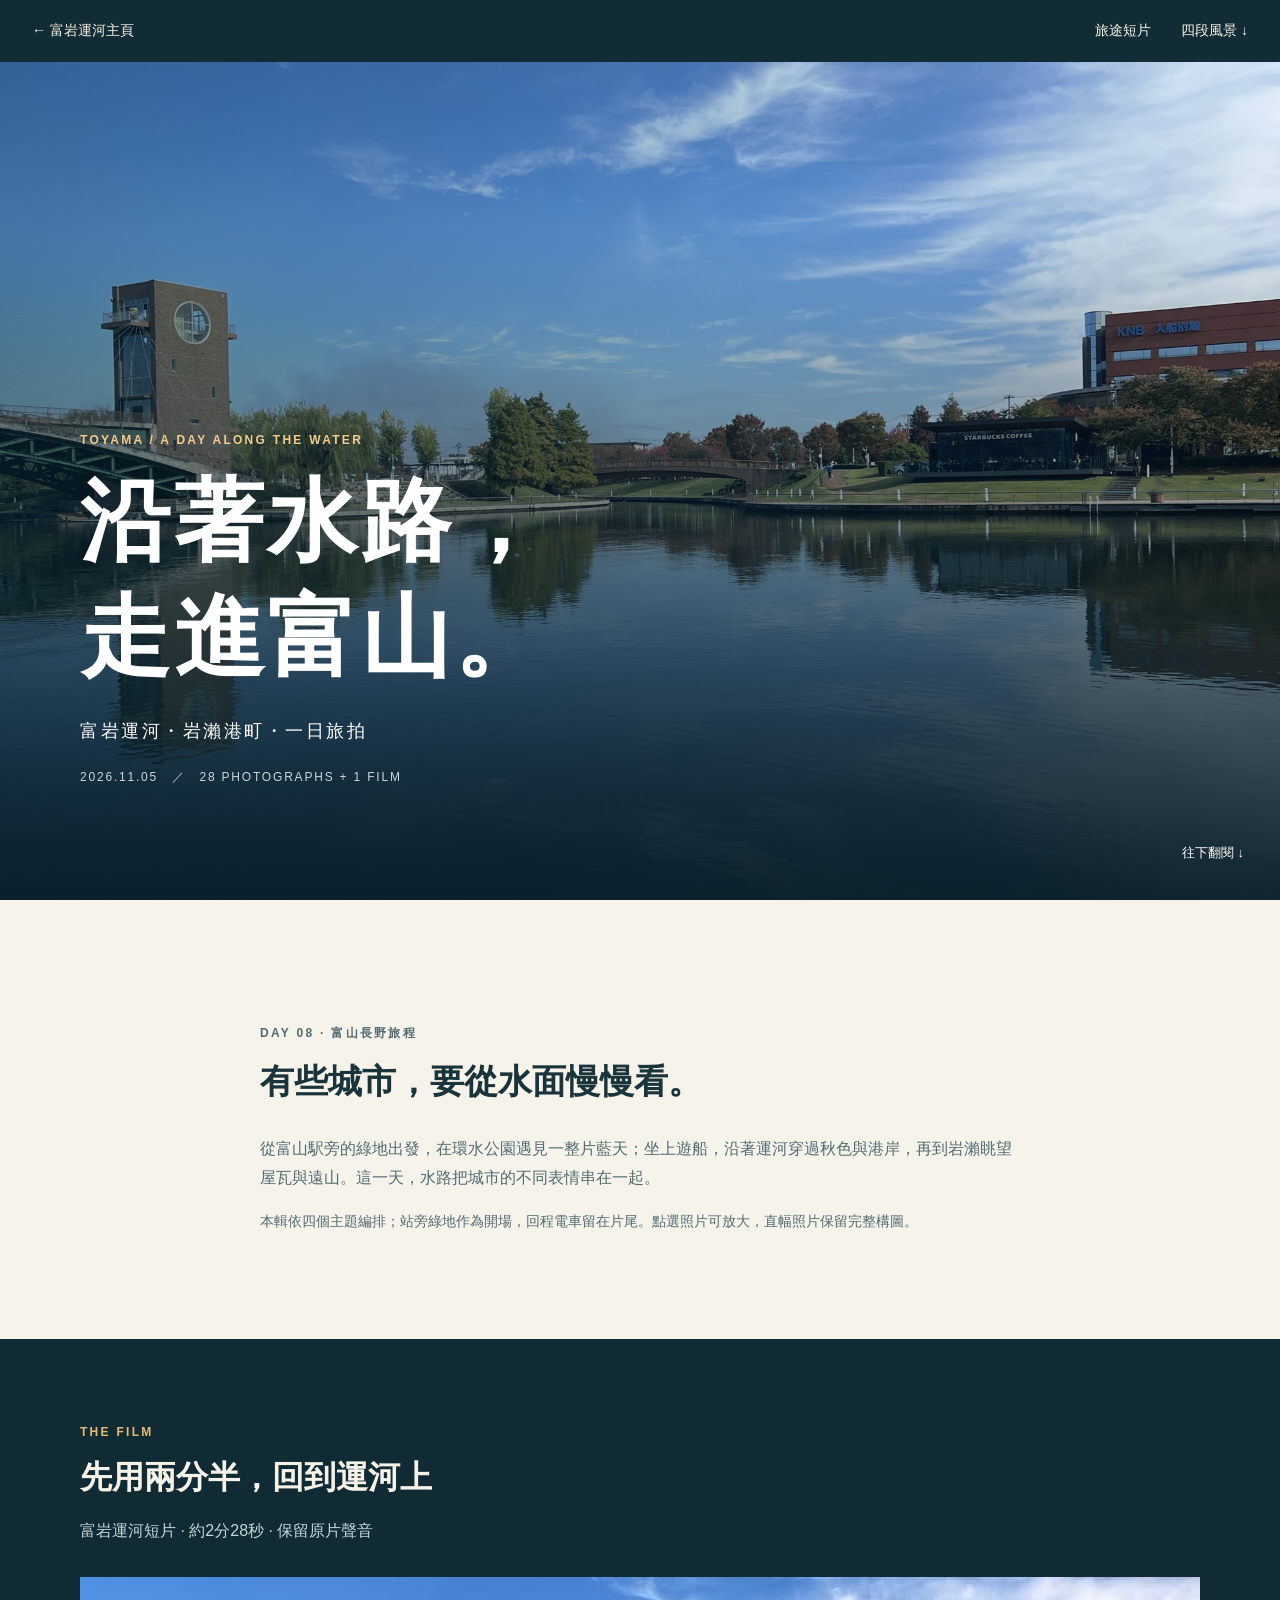
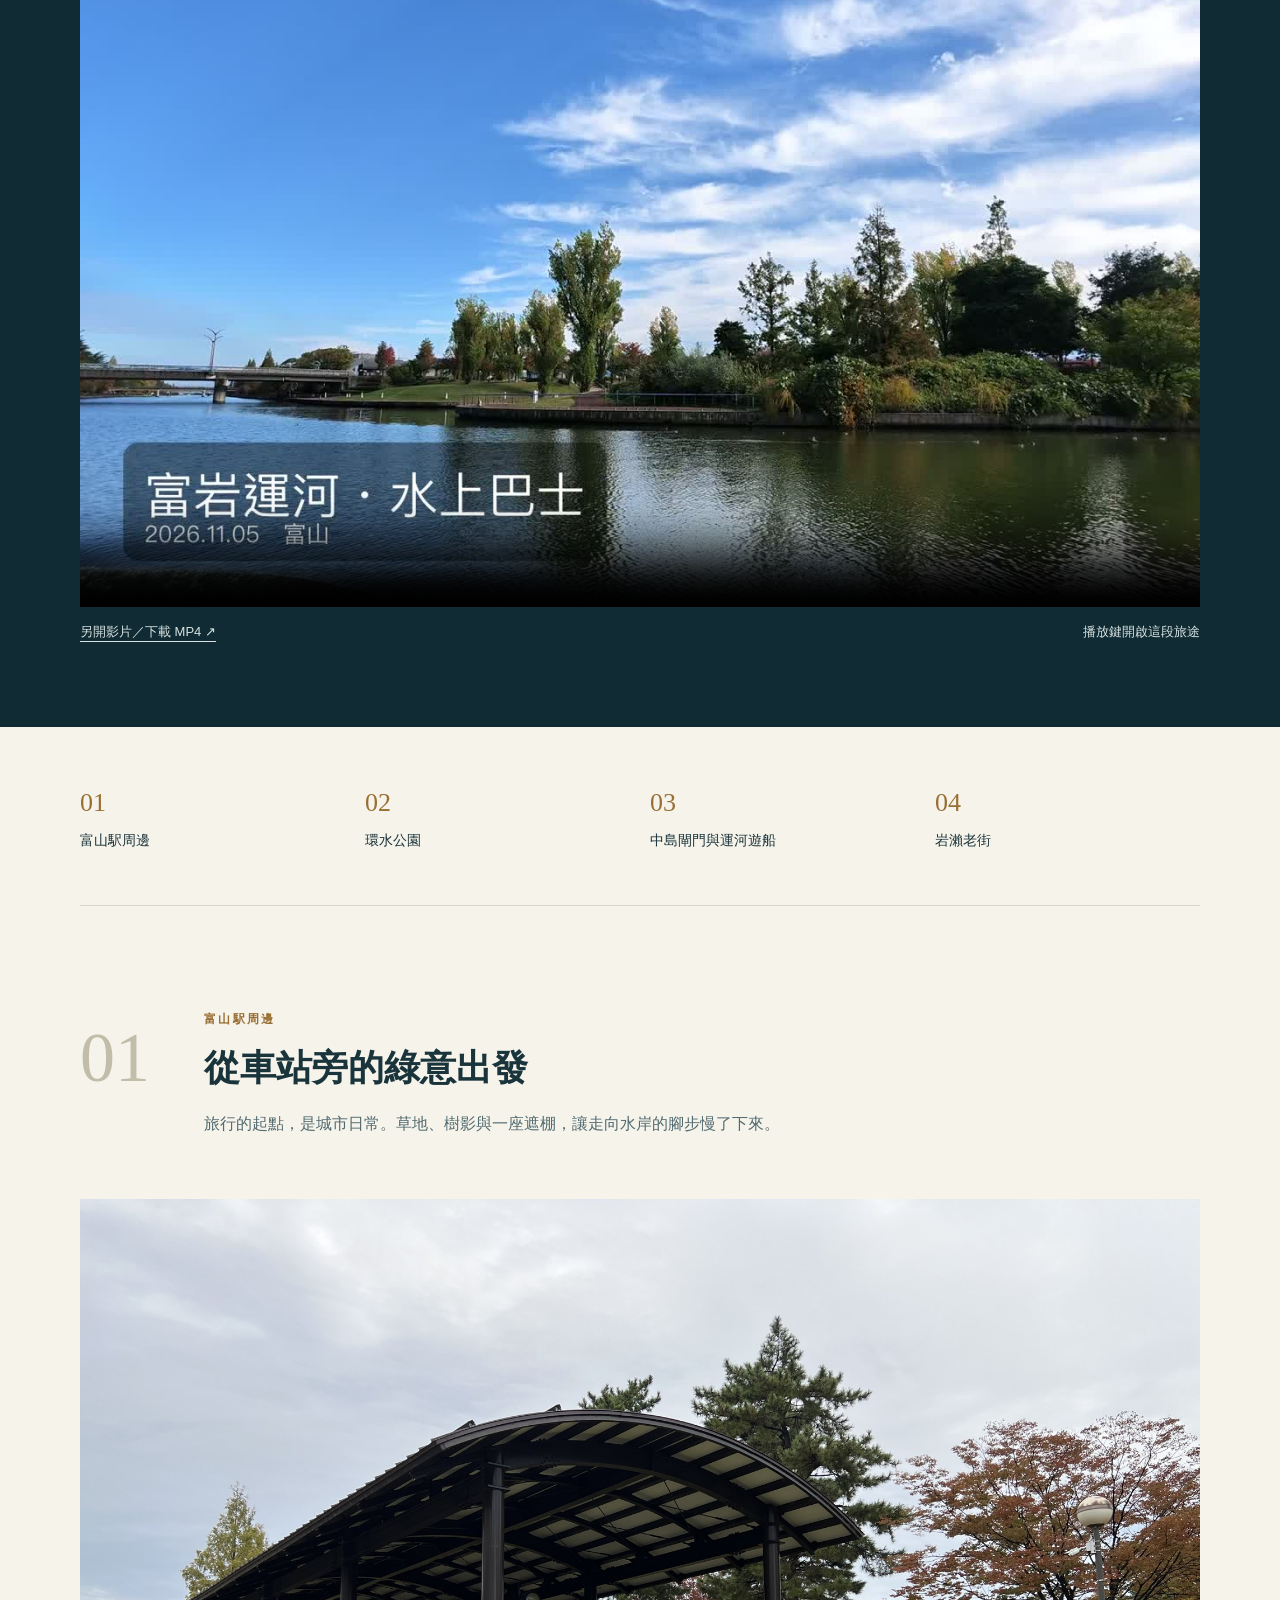
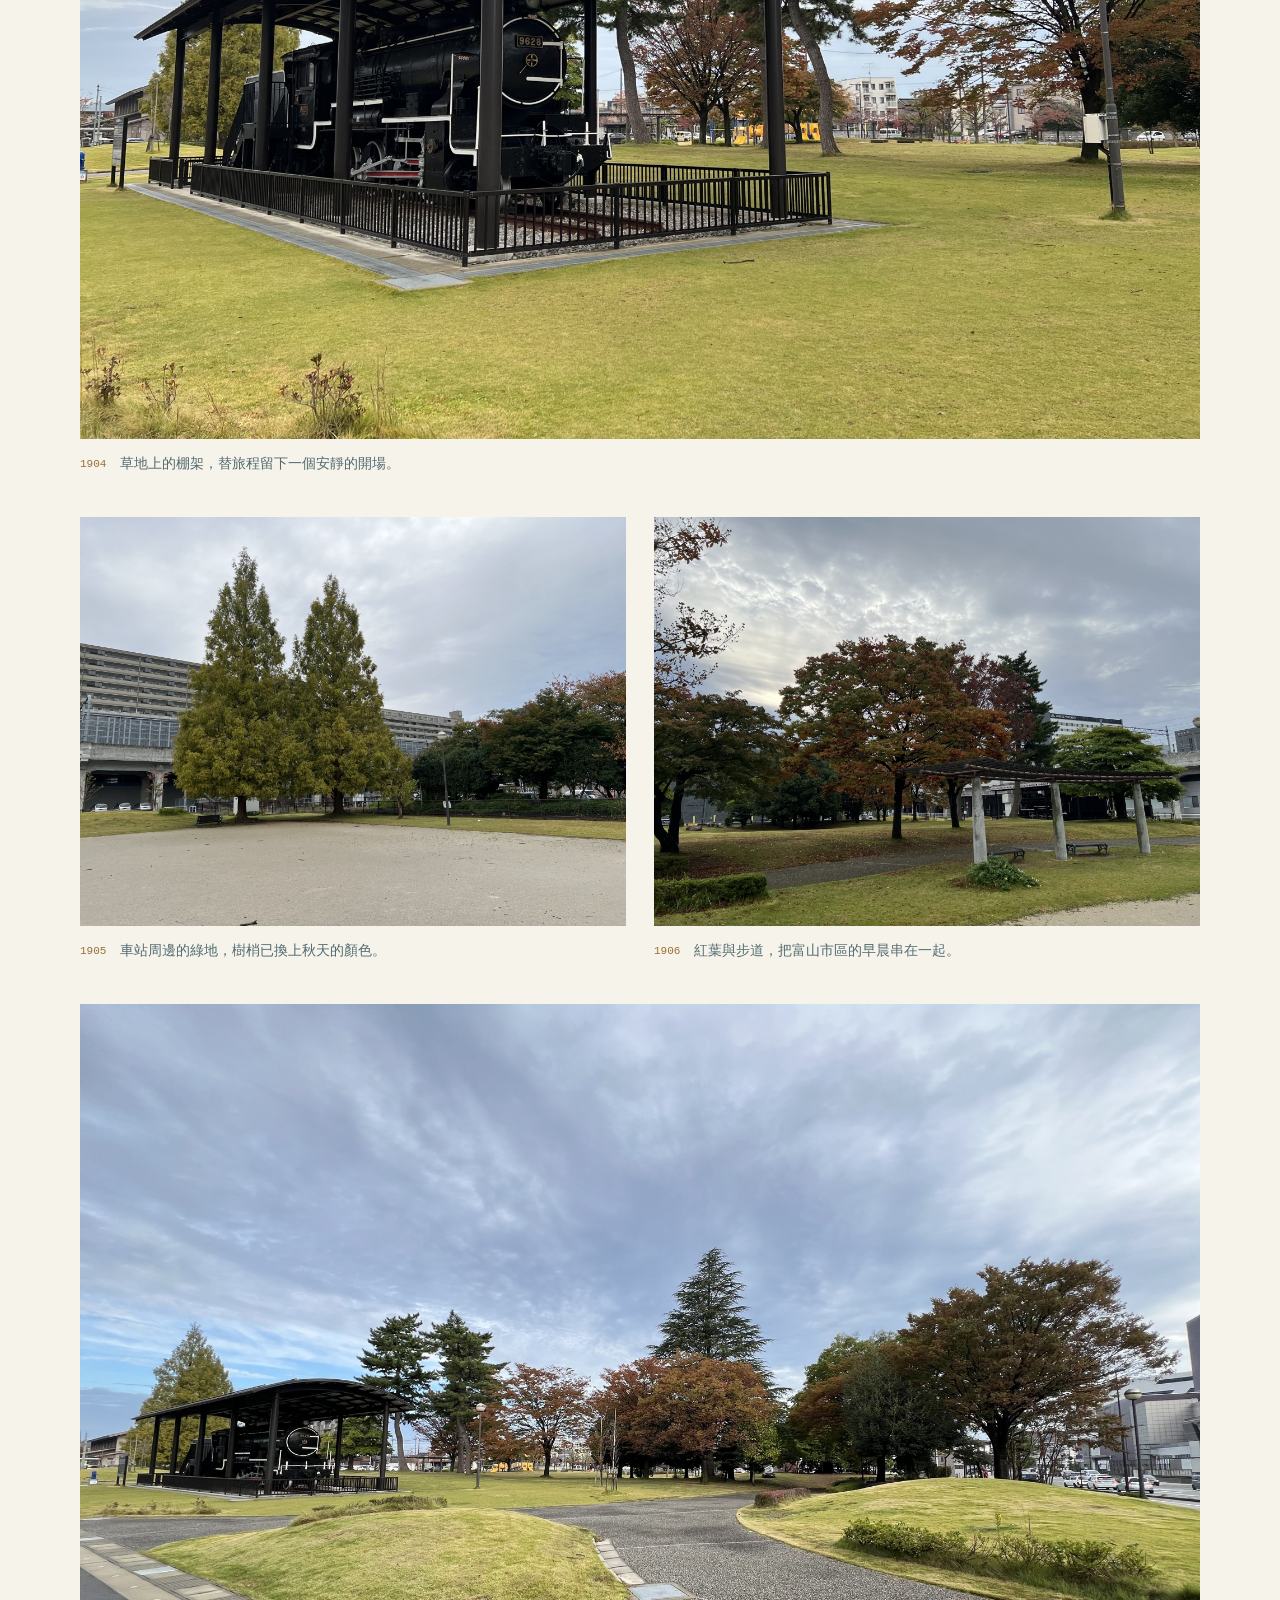
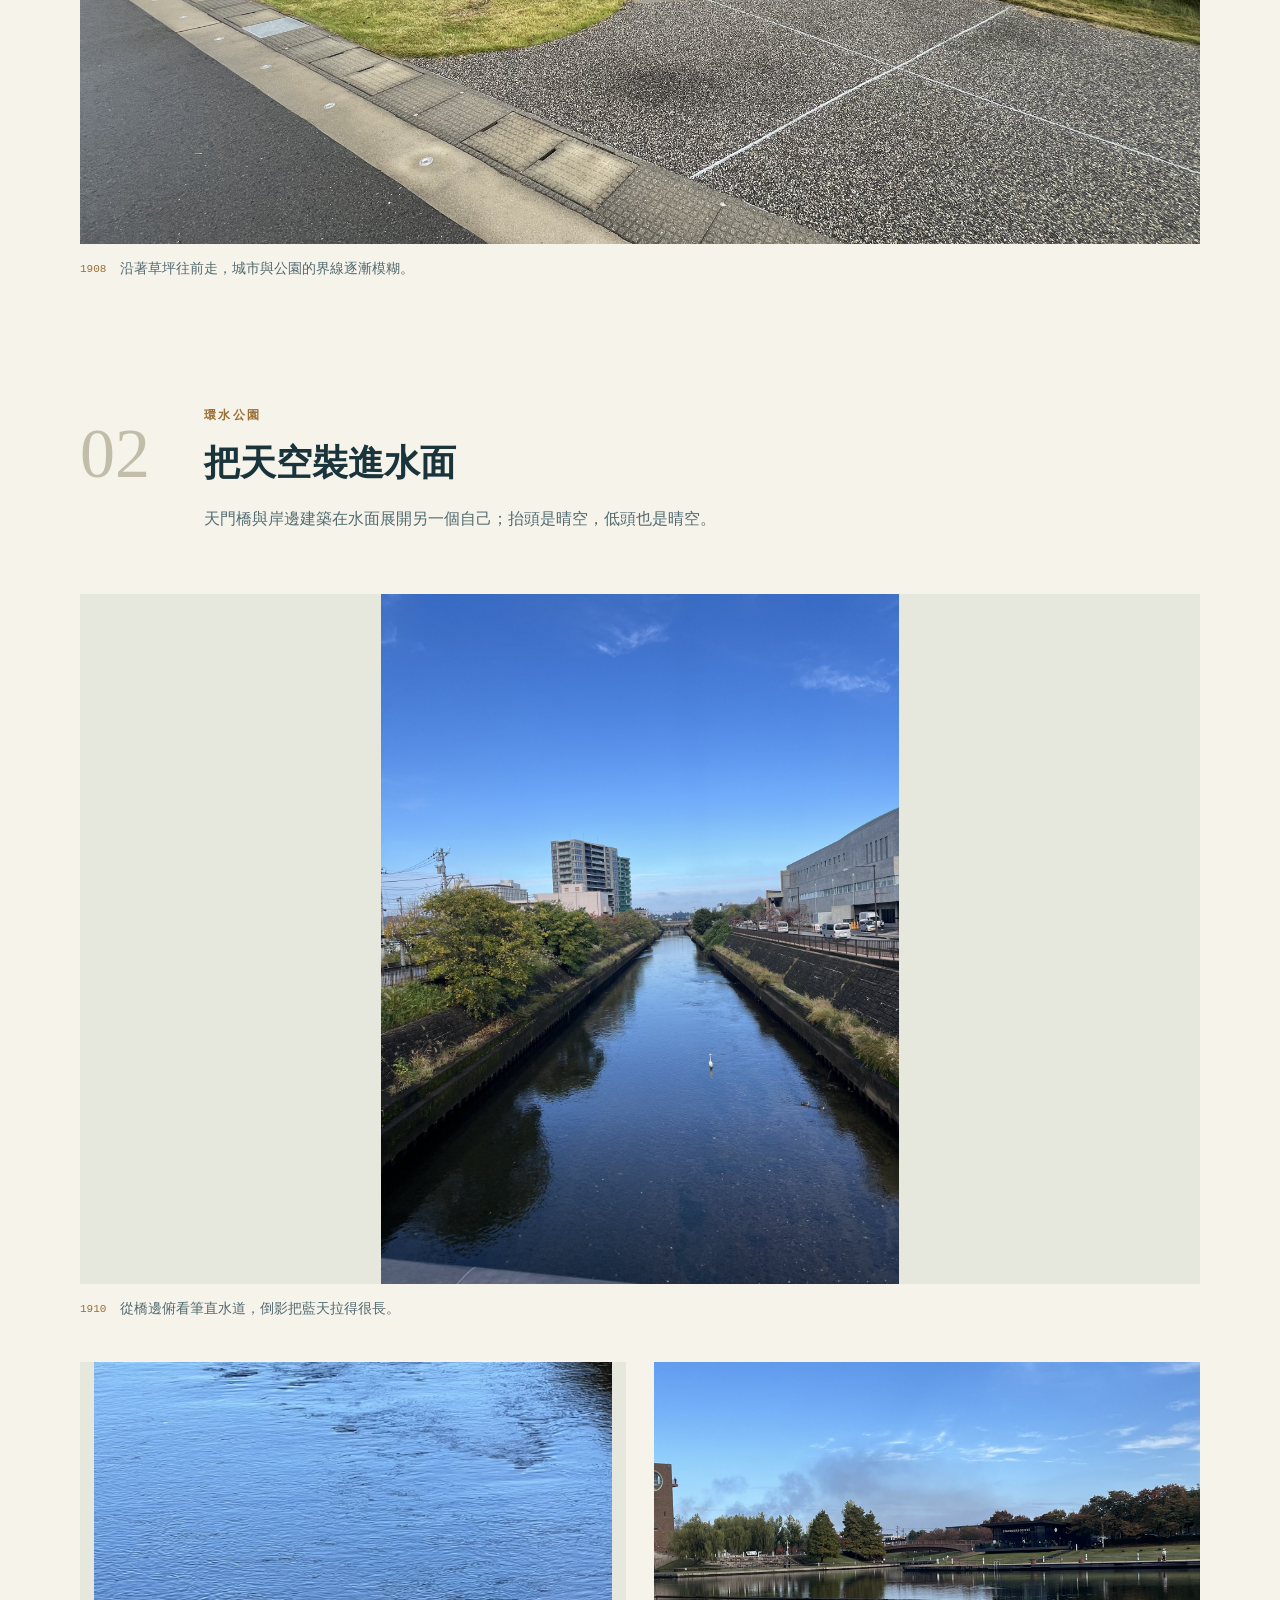
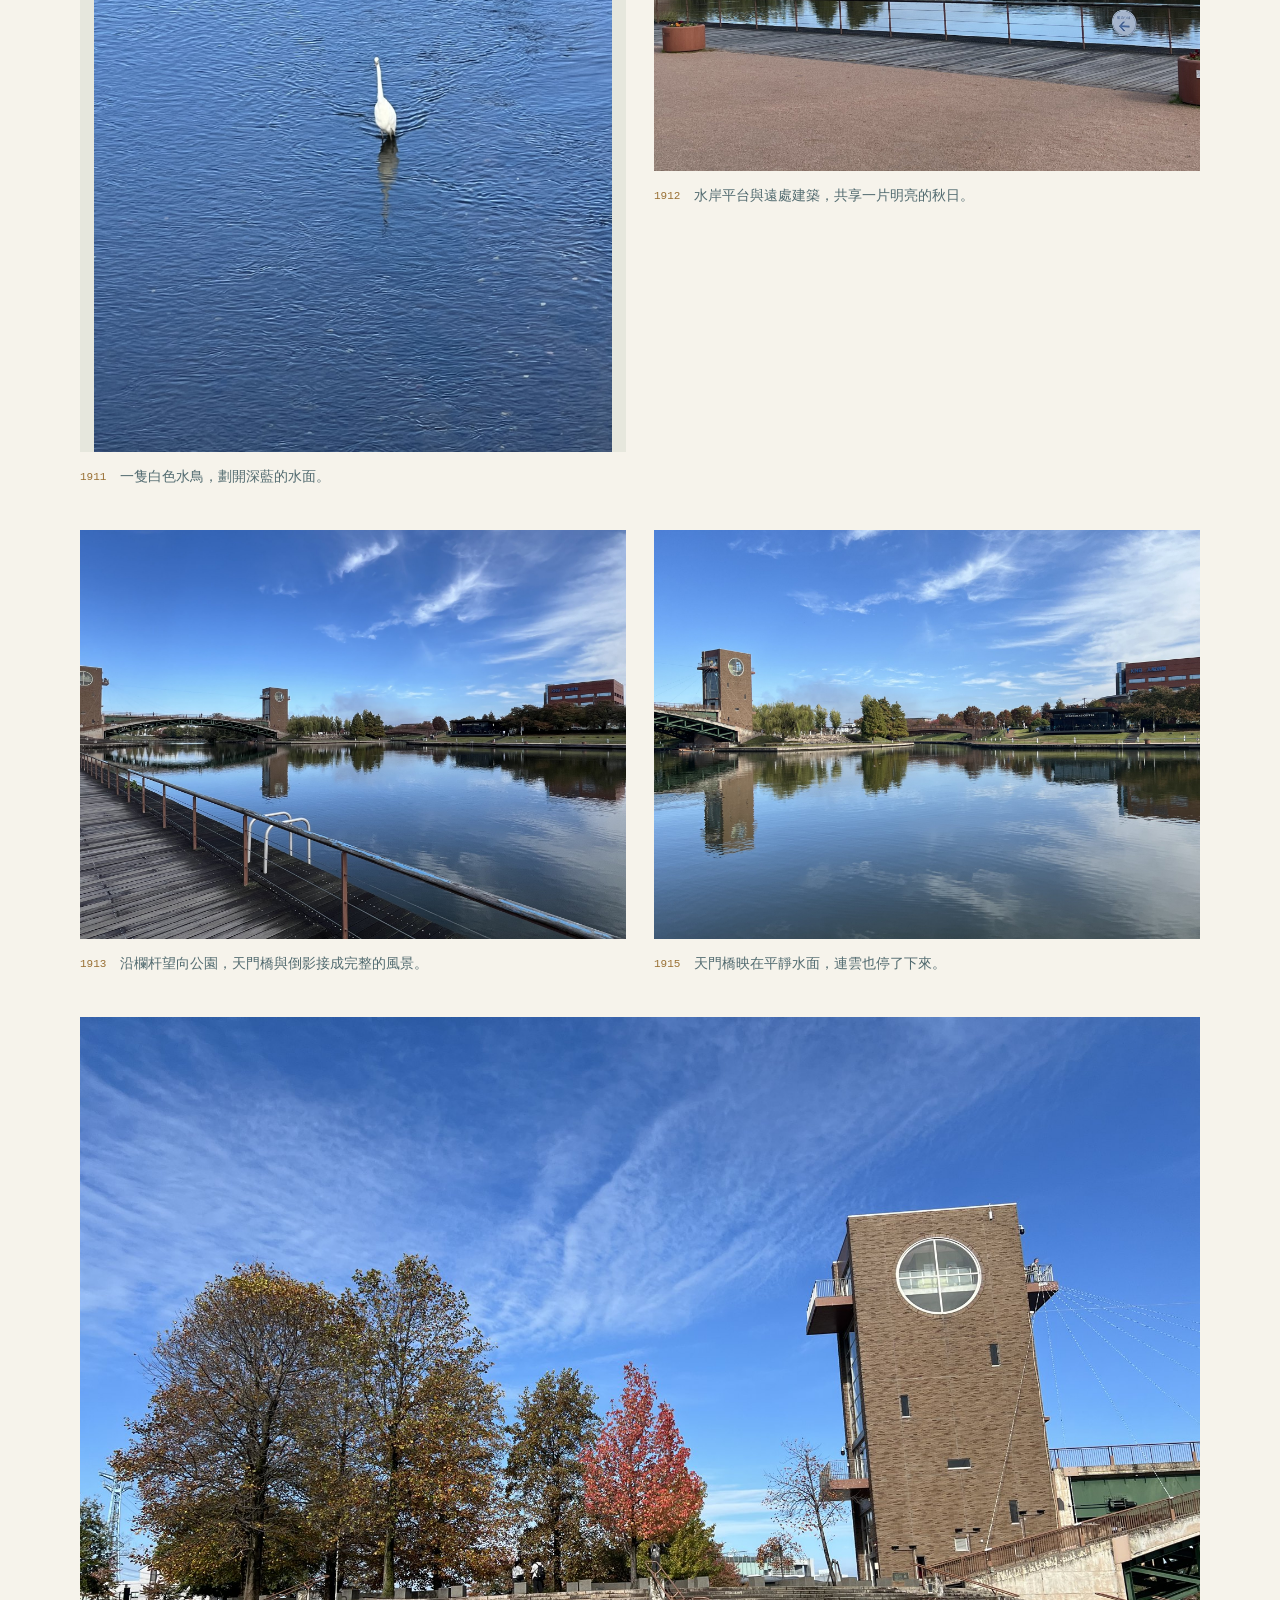
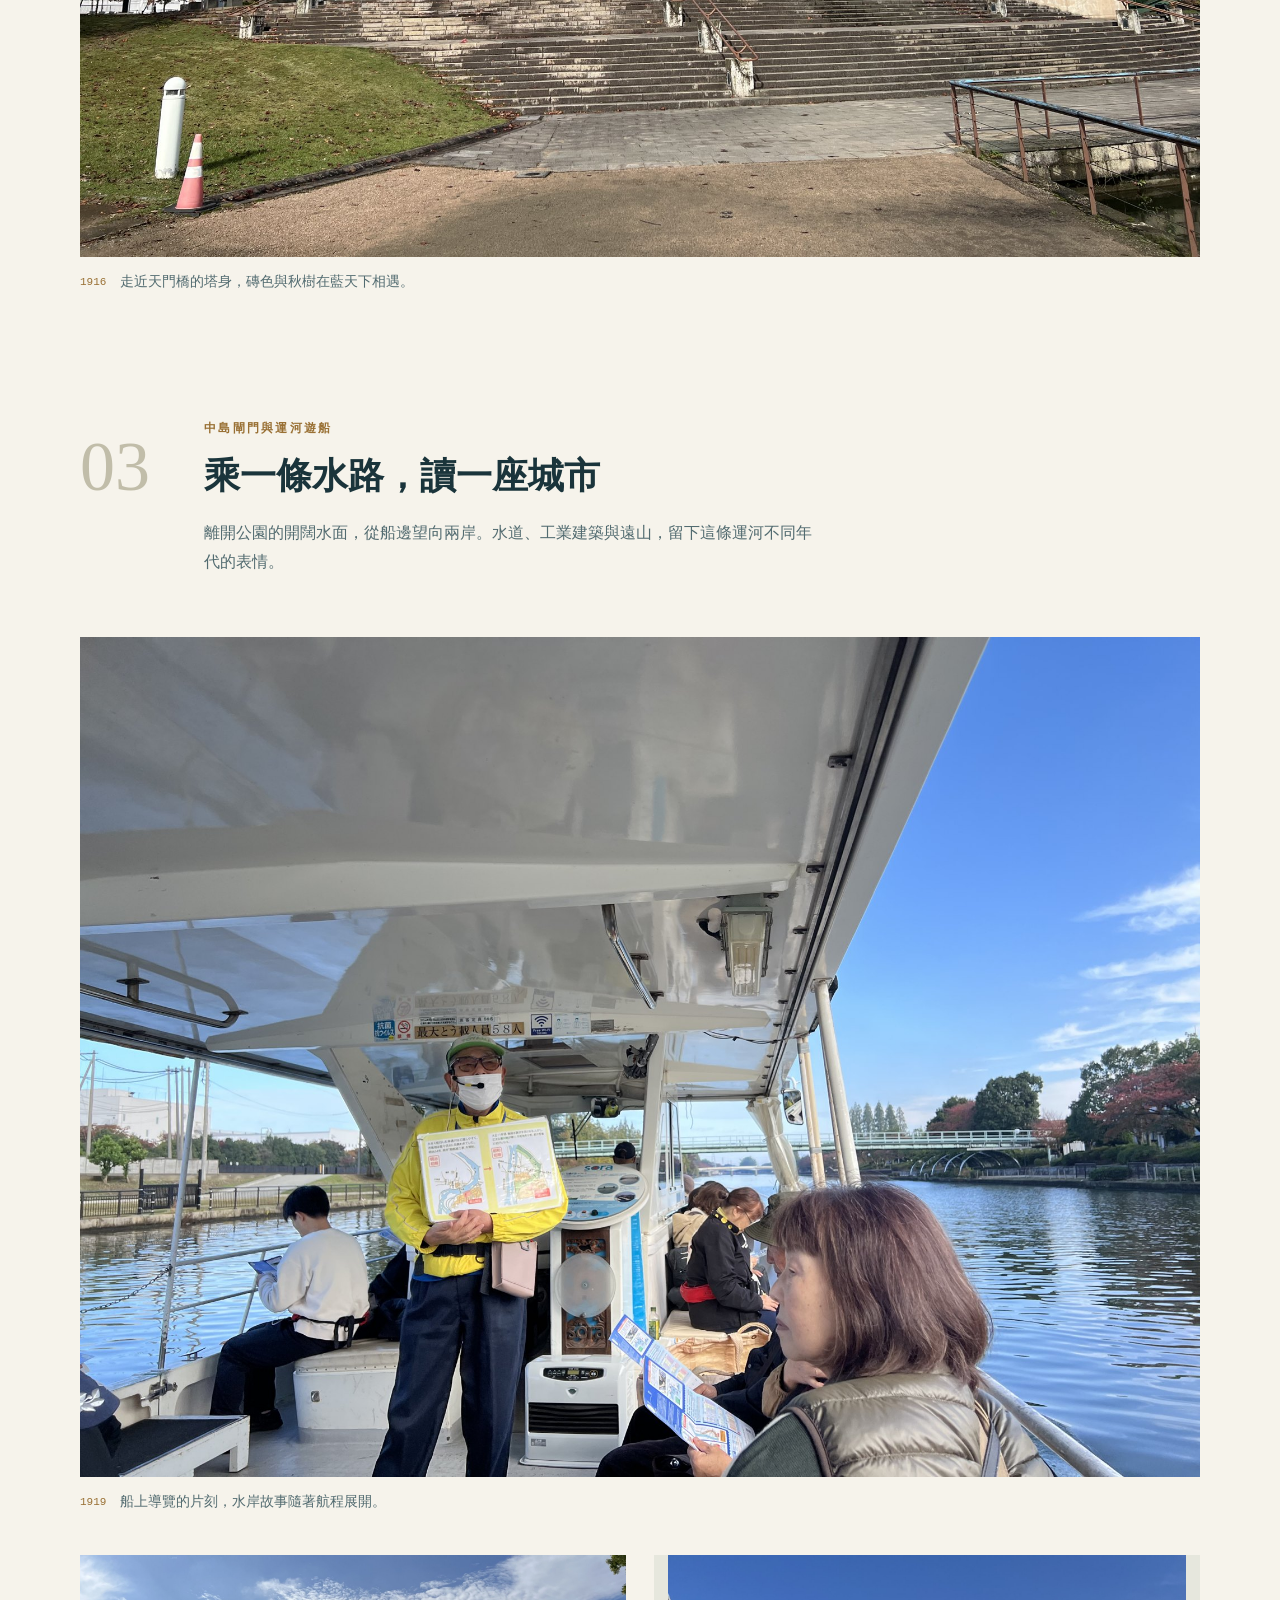
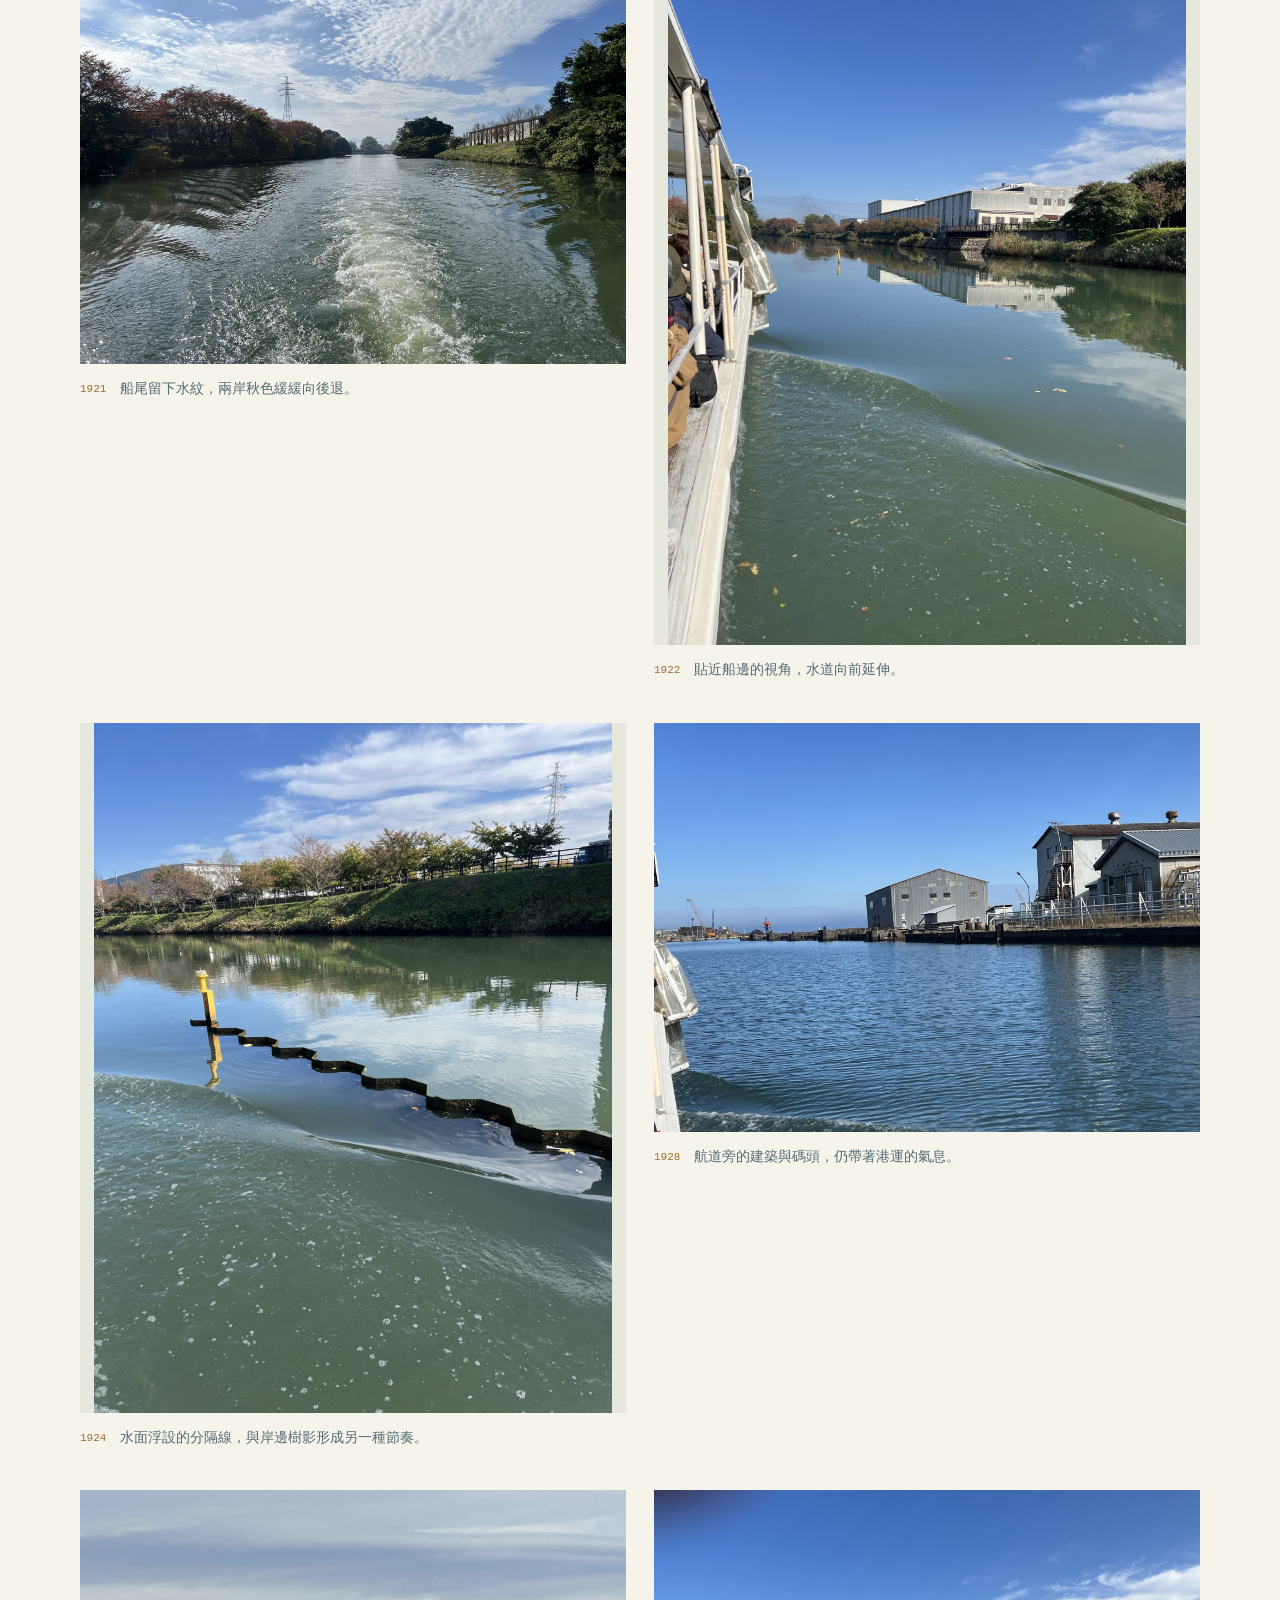
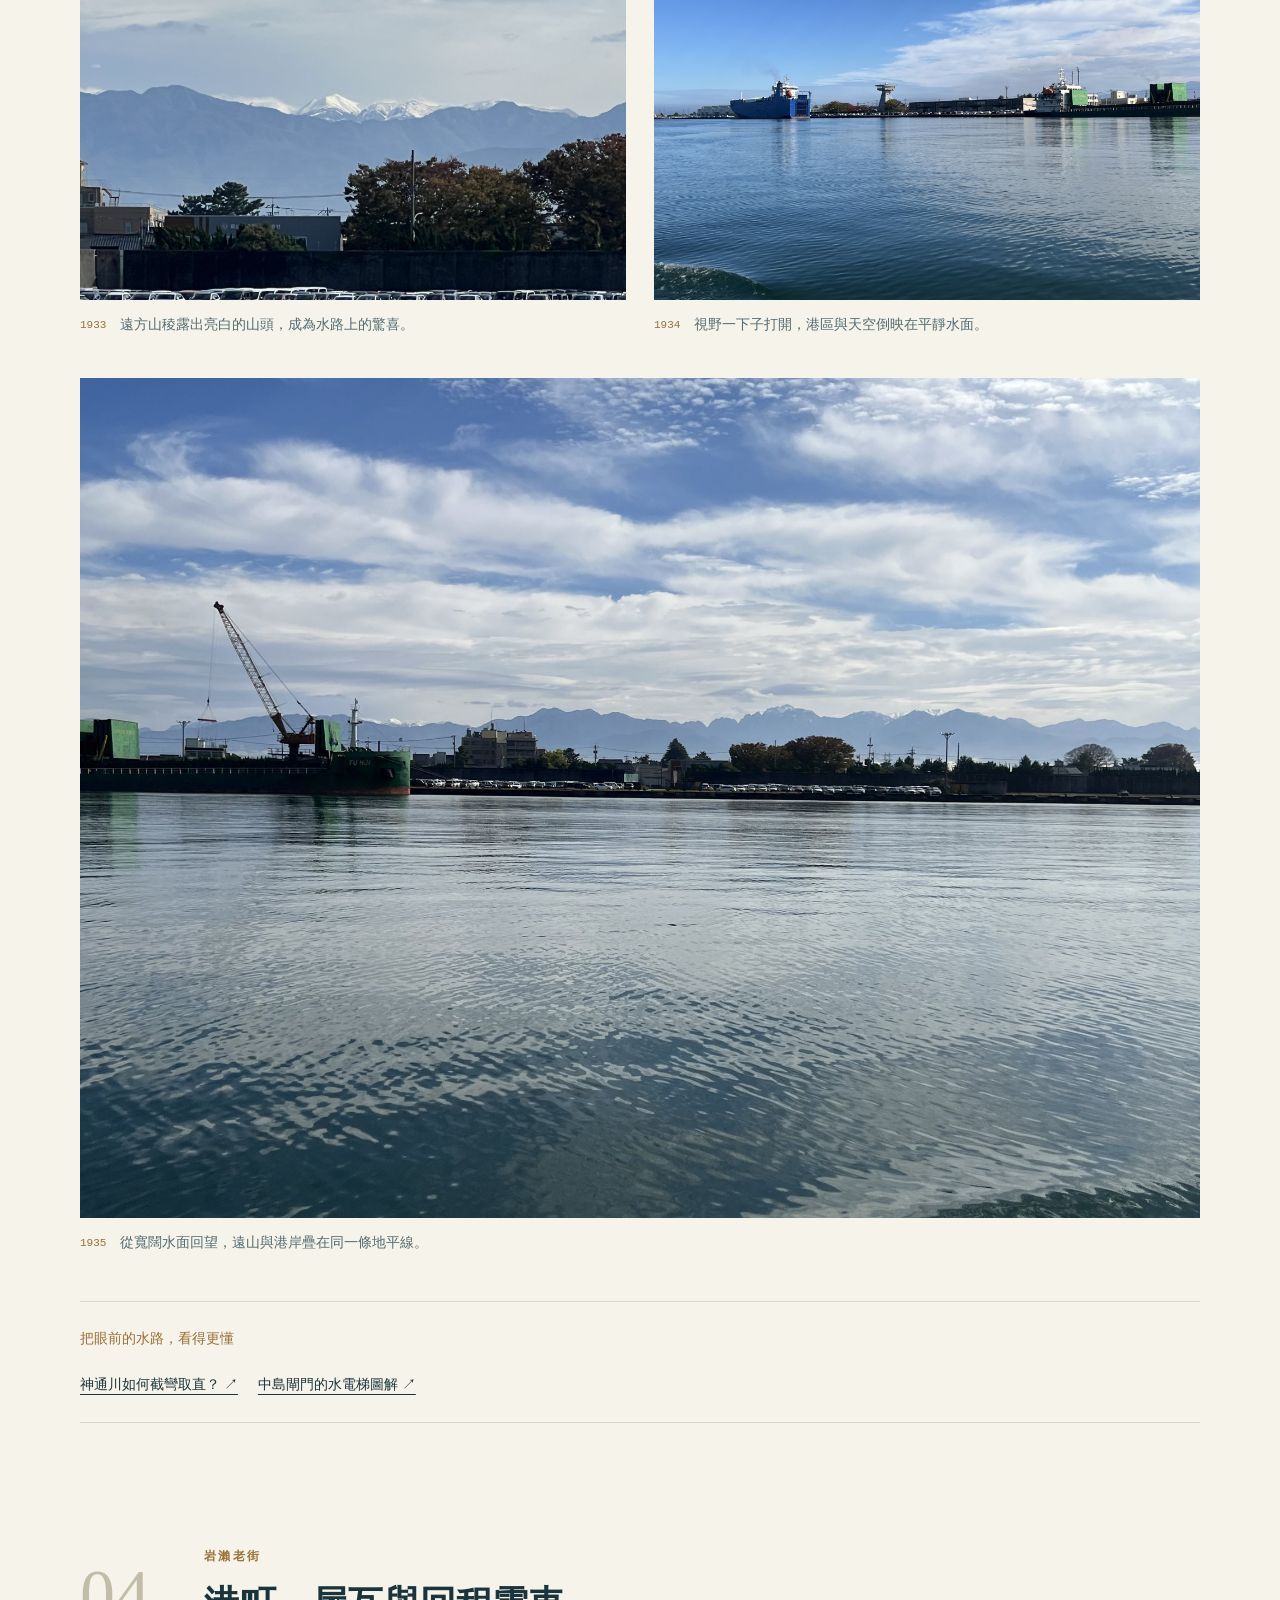
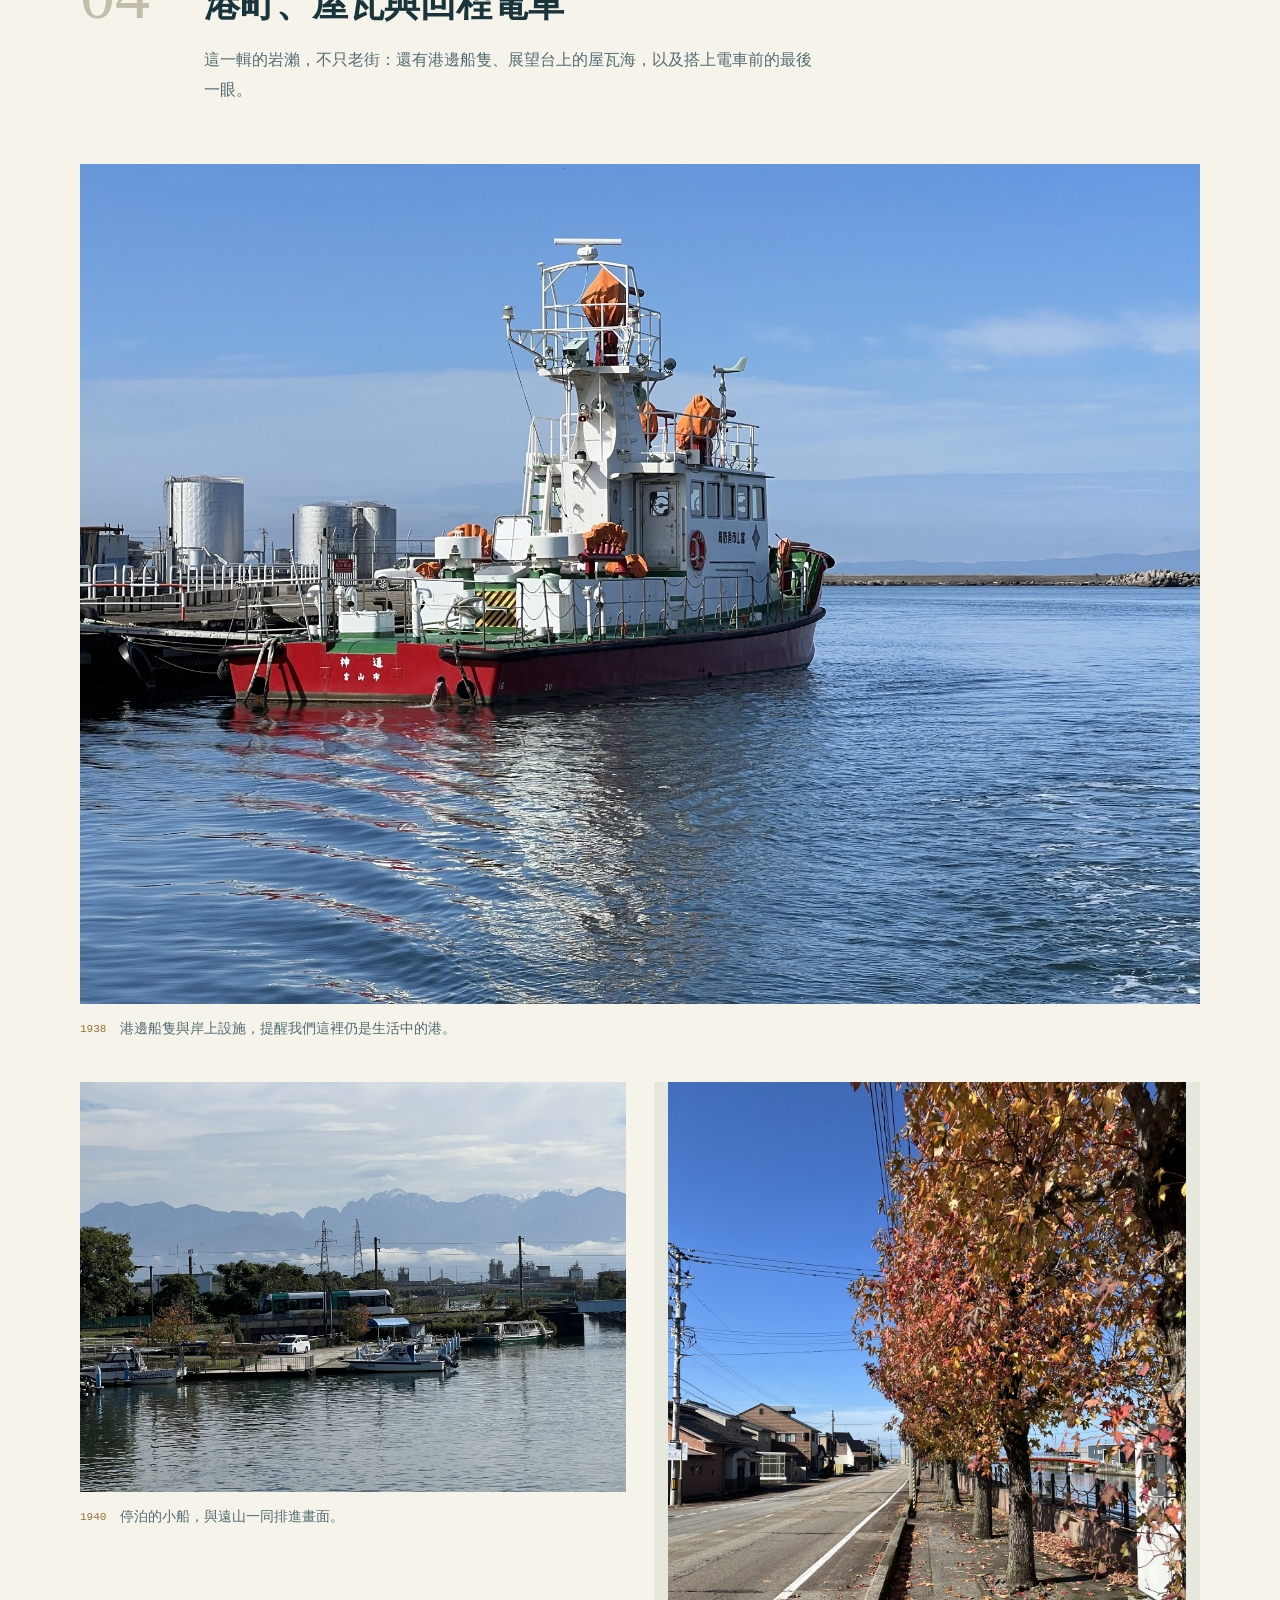
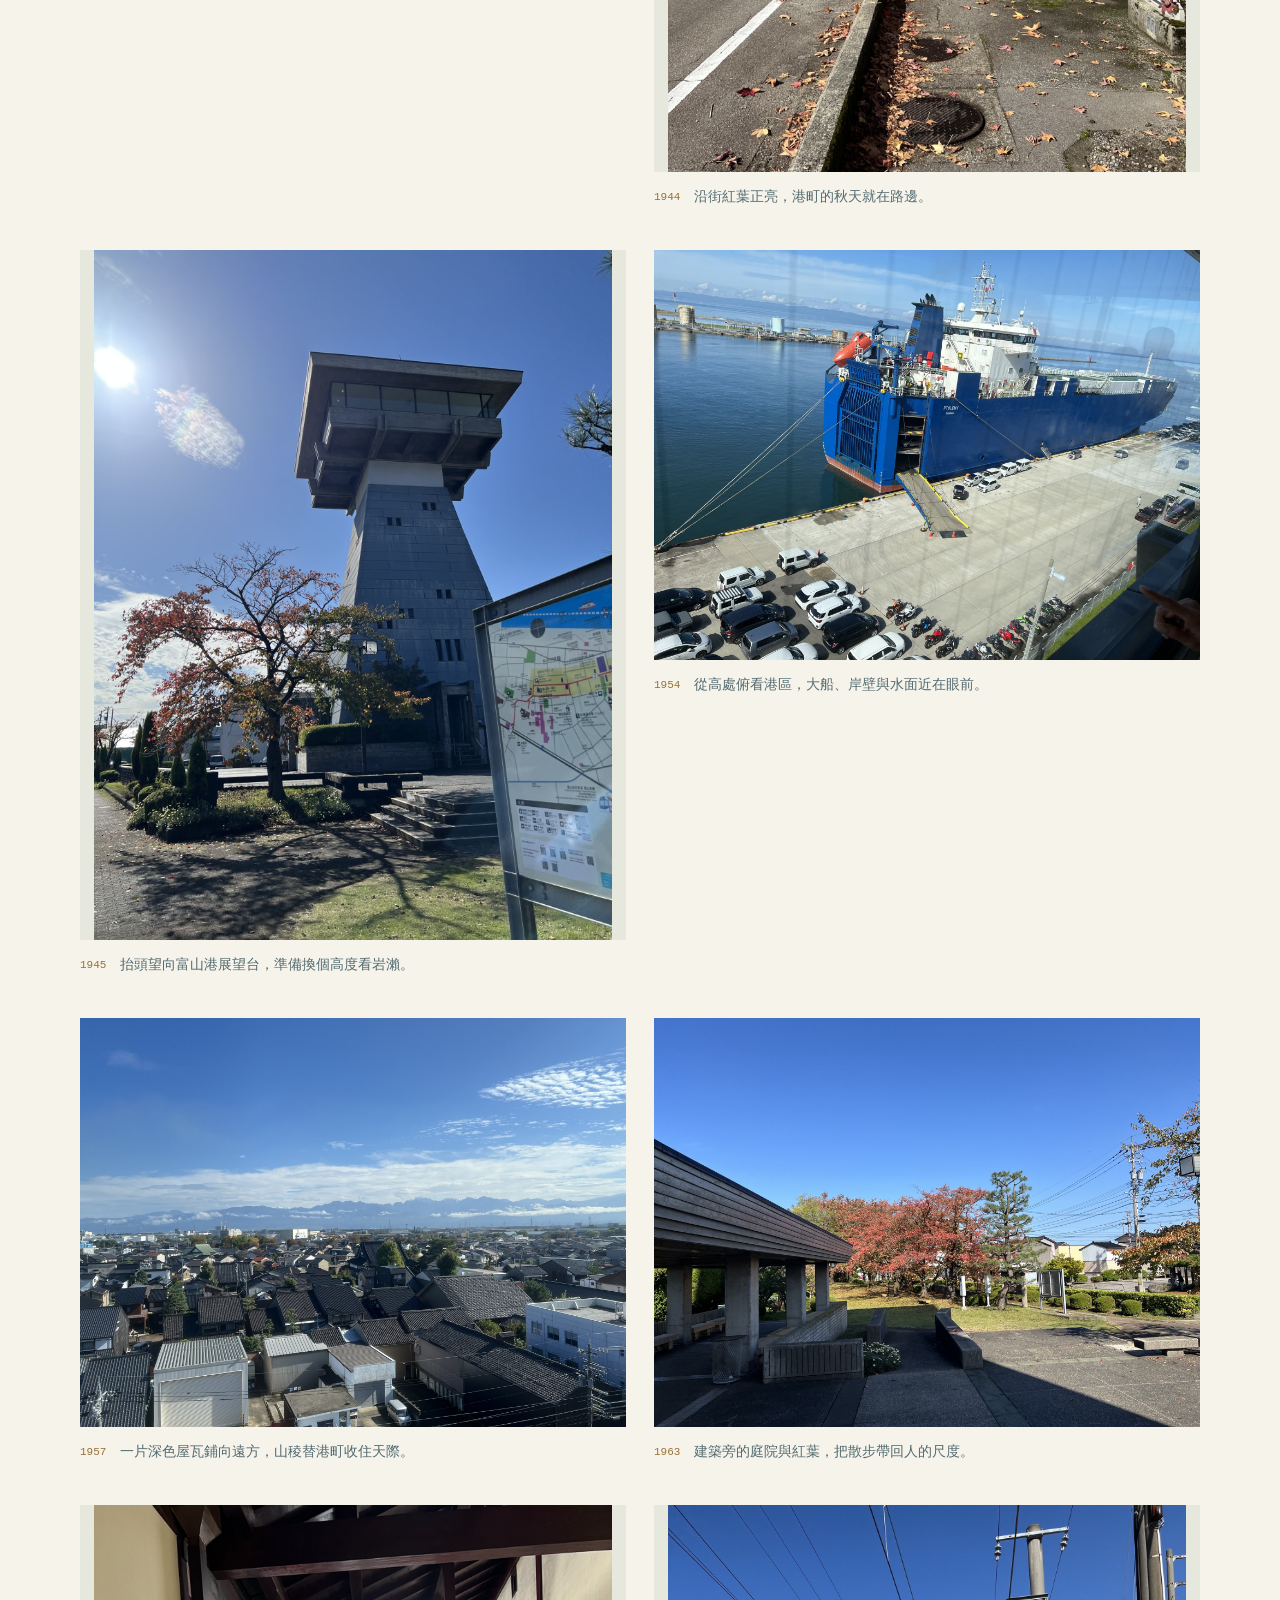
<file: photo-journal/index.html>
<!DOCTYPE html><html lang="zh-Hant"><head><meta charset="UTF-8"><meta name="viewport" content="width=device-width, initial-scale=1"><title>沿著水路，走進富山｜2026.11.05 旅拍特輯</title><meta name="description" content="富山駅、環水公園、運河遊船與岩瀨港町的28張旅拍，搭配富岩運河短片。"><meta property="og:type" content="website"><meta property="og:title" content="沿著水路，走進富山｜旅拍特輯"><meta property="og:description" content="28張旅拍與一支旅途短片：富山駅、環水公園、運河遊船與岩瀨港町。"><meta property="og:url" content="https://maskywg.github.io/fugan-canal/photo-journal/"><meta property="og:image" content="https://maskywg.github.io/fugan-canal/images/share-journal-20261111.jpg"><meta property="og:image:width" content="1200"><meta property="og:image:height" content="630"><meta property="og:image:alt" content="沿著水路，走進富山｜旅拍特輯，富岩運河水岸旅拍"><meta name="twitter:card" content="summary_large_image"><meta name="twitter:title" content="沿著水路，走進富山｜旅拍特輯"><meta name="twitter:description" content="28張旅拍與一支旅途短片：富山駅、環水公園、運河遊船與岩瀨港町。"><meta name="twitter:image" content="https://maskywg.github.io/fugan-canal/images/share-journal-20261111.jpg"><meta name="twitter:image:alt" content="沿著水路，走進富山｜旅拍特輯，富岩運河水岸旅拍"><link rel="canonical" href="https://maskywg.github.io/fugan-canal/photo-journal/"><link rel="stylesheet" href="journal.css"></head><body><nav class="top-nav" aria-label="網站導覽"><a href="../">← 富岩運河主頁</a><a href="#film">旅途短片</a><a href="#chapters">四段風景 ↓</a></nav><header class="cover"><img src="images/img-1915.jpg" alt="天門橋與秋日環水公園的倒影" width="2000" height="1500" fetchpriority="high"><div class="cover-copy"><p class="eyebrow">TOYAMA / A DAY ALONG THE WATER</p><h1>沿著水路，<br>走進富山。</h1><p class="cover-sub">富岩運河・岩瀨港町・一日旅拍</p><p class="date">2026.11.05　／　28 PHOTOGRAPHS + 1 FILM</p></div><a class="cover-down" href="#intro">往下翻閱 ↓</a></header><main><section class="intro wrap" id="intro"><p class="eyebrow">DAY 08 · 富山長野旅程</p><h2>有些城市，要從水面慢慢看。</h2><p>從富山駅旁的綠地出發，在環水公園遇見一整片藍天；坐上遊船，沿著運河穿過秋色與港岸，再到岩瀨眺望屋瓦與遠山。這一天，水路把城市的不同表情串在一起。</p><p class="muted">本輯依四個主題編排；站旁綠地作為開場，回程電車留在片尾。點選照片可放大，直幅照片保留完整構圖。</p></section><section class="film-section" id="film"><div class="wrap"><div class="section-heading"><p class="eyebrow">THE FILM</p><h2>先用兩分半，回到運河上</h2><p>富岩運河短片 · 約2分28秒 · 保留原片聲音</p></div><video controls playsinline preload="metadata" poster="media/film-poster.jpg" aria-label="富岩運河旅途短片"><source src="media/fugan-canal-film.mp4" type="video/mp4">瀏覽器無法播放影片，請使用下方連結。</video><p class="film-link"><a href="media/fugan-canal-film.mp4">另開影片／下載 MP4 ↗</a><span>播放鍵開啟這段旅途</span></p></div></section><nav class="chapter-nav wrap" id="chapters" aria-label="旅拍章節"><a href="#station"><span>01</span>富山駅周邊</a><a href="#park"><span>02</span>環水公園</a><a href="#lock"><span>03</span>中島閘門與運河遊船</a><a href="#iwase"><span>04</span>岩瀨老街</a></nav><section class="chapter wrap" id="station"><div class="chapter-heading"><span class="chapter-number">01</span><div><p class="eyebrow">富山駅周邊</p><h2>從車站旁的綠意出發</h2><p>旅行的起點，是城市日常。草地、樹影與一座遮棚，讓走向水岸的腳步慢了下來。</p></div></div><div class="photo-grid"><figure class="photo wide"><a href="images/img-1904.jpg" class="photo-open" data-caption="草地上的棚架，替旅程留下一個安靜的開場。" aria-label="放大照片：草地上的棚架，替旅程留下一個安靜的開場。"><img src="images/img-1904.jpg" alt="草地上的棚架，替旅程留下一個安靜的開場。" width="2000" height="1500" loading="lazy" decoding="async"></a><figcaption><span>1904</span>草地上的棚架，替旅程留下一個安靜的開場。</figcaption></figure><figure class="photo"><a href="images/img-1905.jpg" class="photo-open" data-caption="車站周邊的綠地，樹梢已換上秋天的顏色。" aria-label="放大照片：車站周邊的綠地，樹梢已換上秋天的顏色。"><img src="images/img-1905.jpg" alt="車站周邊的綠地，樹梢已換上秋天的顏色。" width="2000" height="1500" loading="lazy" decoding="async"></a><figcaption><span>1905</span>車站周邊的綠地，樹梢已換上秋天的顏色。</figcaption></figure><figure class="photo"><a href="images/img-1906.jpg" class="photo-open" data-caption="紅葉與步道，把富山市區的早晨串在一起。" aria-label="放大照片：紅葉與步道，把富山市區的早晨串在一起。"><img src="images/img-1906.jpg" alt="紅葉與步道，把富山市區的早晨串在一起。" width="2000" height="1500" loading="lazy" decoding="async"></a><figcaption><span>1906</span>紅葉與步道，把富山市區的早晨串在一起。</figcaption></figure><figure class="photo wide"><a href="images/img-1908.jpg" class="photo-open" data-caption="沿著草坪往前走，城市與公園的界線逐漸模糊。" aria-label="放大照片：沿著草坪往前走，城市與公園的界線逐漸模糊。"><img src="images/img-1908.jpg" alt="沿著草坪往前走，城市與公園的界線逐漸模糊。" width="2000" height="1500" loading="lazy" decoding="async"></a><figcaption><span>1908</span>沿著草坪往前走，城市與公園的界線逐漸模糊。</figcaption></figure></div></section><section class="chapter wrap" id="park"><div class="chapter-heading"><span class="chapter-number">02</span><div><p class="eyebrow">環水公園</p><h2>把天空裝進水面</h2><p>天門橋與岸邊建築在水面展開另一個自己；抬頭是晴空，低頭也是晴空。</p></div></div><div class="photo-grid"><figure class="photo wide vertical"><a href="images/img-1910.jpg" class="photo-open" data-caption="從橋邊俯看筆直水道，倒影把藍天拉得很長。" aria-label="放大照片：從橋邊俯看筆直水道，倒影把藍天拉得很長。"><img src="images/img-1910.jpg" alt="從橋邊俯看筆直水道，倒影把藍天拉得很長。" width="1500" height="2000" loading="lazy" decoding="async"></a><figcaption><span>1910</span>從橋邊俯看筆直水道，倒影把藍天拉得很長。</figcaption></figure><figure class="photo vertical"><a href="images/img-1911.jpg" class="photo-open" data-caption="一隻白色水鳥，劃開深藍的水面。" aria-label="放大照片：一隻白色水鳥，劃開深藍的水面。"><img src="images/img-1911.jpg" alt="一隻白色水鳥，劃開深藍的水面。" width="1500" height="2000" loading="lazy" decoding="async"></a><figcaption><span>1911</span>一隻白色水鳥，劃開深藍的水面。</figcaption></figure><figure class="photo"><a href="images/img-1912.jpg" class="photo-open" data-caption="水岸平台與遠處建築，共享一片明亮的秋日。" aria-label="放大照片：水岸平台與遠處建築，共享一片明亮的秋日。"><img src="images/img-1912.jpg" alt="水岸平台與遠處建築，共享一片明亮的秋日。" width="2000" height="1500" loading="lazy" decoding="async"></a><figcaption><span>1912</span>水岸平台與遠處建築，共享一片明亮的秋日。</figcaption></figure><figure class="photo"><a href="images/img-1913.jpg" class="photo-open" data-caption="沿欄杆望向公園，天門橋與倒影接成完整的風景。" aria-label="放大照片：沿欄杆望向公園，天門橋與倒影接成完整的風景。"><img src="images/img-1913.jpg" alt="沿欄杆望向公園，天門橋與倒影接成完整的風景。" width="2000" height="1500" loading="lazy" decoding="async"></a><figcaption><span>1913</span>沿欄杆望向公園，天門橋與倒影接成完整的風景。</figcaption></figure><figure class="photo"><a href="images/img-1915.jpg" class="photo-open" data-caption="天門橋映在平靜水面，連雲也停了下來。" aria-label="放大照片：天門橋映在平靜水面，連雲也停了下來。"><img src="images/img-1915.jpg" alt="天門橋映在平靜水面，連雲也停了下來。" width="2000" height="1500" loading="lazy" decoding="async"></a><figcaption><span>1915</span>天門橋映在平靜水面，連雲也停了下來。</figcaption></figure><figure class="photo wide"><a href="images/img-1916.jpg" class="photo-open" data-caption="走近天門橋的塔身，磚色與秋樹在藍天下相遇。" aria-label="放大照片：走近天門橋的塔身，磚色與秋樹在藍天下相遇。"><img src="images/img-1916.jpg" alt="走近天門橋的塔身，磚色與秋樹在藍天下相遇。" width="2000" height="1500" loading="lazy" decoding="async"></a><figcaption><span>1916</span>走近天門橋的塔身，磚色與秋樹在藍天下相遇。</figcaption></figure></div></section><section class="chapter wrap" id="lock"><div class="chapter-heading"><span class="chapter-number">03</span><div><p class="eyebrow">中島閘門與運河遊船</p><h2>乘一條水路，讀一座城市</h2><p>離開公園的開闊水面，從船邊望向兩岸。水道、工業建築與遠山，留下這條運河不同年代的表情。</p></div></div><div class="photo-grid"><figure class="photo wide"><a href="images/img-1919.jpg" class="photo-open" data-caption="船上導覽的片刻，水岸故事隨著航程展開。" aria-label="放大照片：船上導覽的片刻，水岸故事隨著航程展開。"><img src="images/img-1919.jpg" alt="船上導覽的片刻，水岸故事隨著航程展開。" width="2000" height="1500" loading="lazy" decoding="async"></a><figcaption><span>1919</span>船上導覽的片刻，水岸故事隨著航程展開。</figcaption></figure><figure class="photo"><a href="images/img-1921.jpg" class="photo-open" data-caption="船尾留下水紋，兩岸秋色緩緩向後退。" aria-label="放大照片：船尾留下水紋，兩岸秋色緩緩向後退。"><img src="images/img-1921.jpg" alt="船尾留下水紋，兩岸秋色緩緩向後退。" width="2000" height="1500" loading="lazy" decoding="async"></a><figcaption><span>1921</span>船尾留下水紋，兩岸秋色緩緩向後退。</figcaption></figure><figure class="photo vertical"><a href="images/img-1922.jpg" class="photo-open" data-caption="貼近船邊的視角，水道向前延伸。" aria-label="放大照片：貼近船邊的視角，水道向前延伸。"><img src="images/img-1922.jpg" alt="貼近船邊的視角，水道向前延伸。" width="1500" height="2000" loading="lazy" decoding="async"></a><figcaption><span>1922</span>貼近船邊的視角，水道向前延伸。</figcaption></figure><figure class="photo vertical"><a href="images/img-1924.jpg" class="photo-open" data-caption="水面浮設的分隔線，與岸邊樹影形成另一種節奏。" aria-label="放大照片：水面浮設的分隔線，與岸邊樹影形成另一種節奏。"><img src="images/img-1924.jpg" alt="水面浮設的分隔線，與岸邊樹影形成另一種節奏。" width="1500" height="2000" loading="lazy" decoding="async"></a><figcaption><span>1924</span>水面浮設的分隔線，與岸邊樹影形成另一種節奏。</figcaption></figure><figure class="photo"><a href="images/img-1928.jpg" class="photo-open" data-caption="航道旁的建築與碼頭，仍帶著港運的氣息。" aria-label="放大照片：航道旁的建築與碼頭，仍帶著港運的氣息。"><img src="images/img-1928.jpg" alt="航道旁的建築與碼頭，仍帶著港運的氣息。" width="2000" height="1500" loading="lazy" decoding="async"></a><figcaption><span>1928</span>航道旁的建築與碼頭，仍帶著港運的氣息。</figcaption></figure><figure class="photo"><a href="images/img-1933.jpg" class="photo-open" data-caption="遠方山稜露出亮白的山頭，成為水路上的驚喜。" aria-label="放大照片：遠方山稜露出亮白的山頭，成為水路上的驚喜。"><img src="images/img-1933.jpg" alt="遠方山稜露出亮白的山頭，成為水路上的驚喜。" width="2000" height="1500" loading="lazy" decoding="async"></a><figcaption><span>1933</span>遠方山稜露出亮白的山頭，成為水路上的驚喜。</figcaption></figure><figure class="photo"><a href="images/img-1934.jpg" class="photo-open" data-caption="視野一下子打開，港區與天空倒映在平靜水面。" aria-label="放大照片：視野一下子打開，港區與天空倒映在平靜水面。"><img src="images/img-1934.jpg" alt="視野一下子打開，港區與天空倒映在平靜水面。" width="2000" height="1500" loading="lazy" decoding="async"></a><figcaption><span>1934</span>視野一下子打開，港區與天空倒映在平靜水面。</figcaption></figure><figure class="photo wide"><a href="images/img-1935.jpg" class="photo-open" data-caption="從寬闊水面回望，遠山與港岸疊在同一條地平線。" aria-label="放大照片：從寬闊水面回望，遠山與港岸疊在同一條地平線。"><img src="images/img-1935.jpg" alt="從寬闊水面回望，遠山與港岸疊在同一條地平線。" width="2000" height="1500" loading="lazy" decoding="async"></a><figcaption><span>1935</span>從寬闊水面回望，遠山與港岸疊在同一條地平線。</figcaption></figure></div><aside class="reading-link"><span>把眼前的水路，看得更懂</span><a href="../#river-cutoff">神通川如何截彎取直？ ↗</a><a href="../#lock-explained">中島閘門的水電梯圖解 ↗</a></aside></section><section class="chapter wrap" id="iwase"><div class="chapter-heading"><span class="chapter-number">04</span><div><p class="eyebrow">岩瀨老街</p><h2>港町、屋瓦與回程電車</h2><p>這一輯的岩瀨，不只老街：還有港邊船隻、展望台上的屋瓦海，以及搭上電車前的最後一眼。</p></div></div><div class="photo-grid"><figure class="photo wide"><a href="images/img-1938.jpg" class="photo-open" data-caption="港邊船隻與岸上設施，提醒我們這裡仍是生活中的港。" aria-label="放大照片：港邊船隻與岸上設施，提醒我們這裡仍是生活中的港。"><img src="images/img-1938.jpg" alt="港邊船隻與岸上設施，提醒我們這裡仍是生活中的港。" width="2000" height="1500" loading="lazy" decoding="async"></a><figcaption><span>1938</span>港邊船隻與岸上設施，提醒我們這裡仍是生活中的港。</figcaption></figure><figure class="photo"><a href="images/img-1940.jpg" class="photo-open" data-caption="停泊的小船，與遠山一同排進畫面。" aria-label="放大照片：停泊的小船，與遠山一同排進畫面。"><img src="images/img-1940.jpg" alt="停泊的小船，與遠山一同排進畫面。" width="2000" height="1500" loading="lazy" decoding="async"></a><figcaption><span>1940</span>停泊的小船，與遠山一同排進畫面。</figcaption></figure><figure class="photo vertical"><a href="images/img-1944.jpg" class="photo-open" data-caption="沿街紅葉正亮，港町的秋天就在路邊。" aria-label="放大照片：沿街紅葉正亮，港町的秋天就在路邊。"><img src="images/img-1944.jpg" alt="沿街紅葉正亮，港町的秋天就在路邊。" width="1500" height="2000" loading="lazy" decoding="async"></a><figcaption><span>1944</span>沿街紅葉正亮，港町的秋天就在路邊。</figcaption></figure><figure class="photo vertical"><a href="images/img-1945.jpg" class="photo-open" data-caption="抬頭望向富山港展望台，準備換個高度看岩瀨。" aria-label="放大照片：抬頭望向富山港展望台，準備換個高度看岩瀨。"><img src="images/img-1945.jpg" alt="抬頭望向富山港展望台，準備換個高度看岩瀨。" width="1500" height="2000" loading="lazy" decoding="async"></a><figcaption><span>1945</span>抬頭望向富山港展望台，準備換個高度看岩瀨。</figcaption></figure><figure class="photo"><a href="images/img-1954.jpg" class="photo-open" data-caption="從高處俯看港區，大船、岸壁與水面近在眼前。" aria-label="放大照片：從高處俯看港區，大船、岸壁與水面近在眼前。"><img src="images/img-1954.jpg" alt="從高處俯看港區，大船、岸壁與水面近在眼前。" width="2000" height="1500" loading="lazy" decoding="async"></a><figcaption><span>1954</span>從高處俯看港區，大船、岸壁與水面近在眼前。</figcaption></figure><figure class="photo"><a href="images/img-1957.jpg" class="photo-open" data-caption="一片深色屋瓦鋪向遠方，山稜替港町收住天際。" aria-label="放大照片：一片深色屋瓦鋪向遠方，山稜替港町收住天際。"><img src="images/img-1957.jpg" alt="一片深色屋瓦鋪向遠方，山稜替港町收住天際。" width="2000" height="1500" loading="lazy" decoding="async"></a><figcaption><span>1957</span>一片深色屋瓦鋪向遠方，山稜替港町收住天際。</figcaption></figure><figure class="photo"><a href="images/img-1963.jpg" class="photo-open" data-caption="建築旁的庭院與紅葉，把散步帶回人的尺度。" aria-label="放大照片：建築旁的庭院與紅葉，把散步帶回人的尺度。"><img src="images/img-1963.jpg" alt="建築旁的庭院與紅葉，把散步帶回人的尺度。" width="2000" height="1500" loading="lazy" decoding="async"></a><figcaption><span>1963</span>建築旁的庭院與紅葉，把散步帶回人的尺度。</figcaption></figure><figure class="photo vertical"><a href="images/img-1964.jpg" class="photo-open" data-caption="走入木構走廊，光線沿著柱列一路延伸。" aria-label="放大照片：走入木構走廊，光線沿著柱列一路延伸。"><img src="images/img-1964.jpg" alt="走入木構走廊，光線沿著柱列一路延伸。" width="1500" height="2000" loading="lazy" decoding="async"></a><figcaption><span>1964</span>走入木構走廊，光線沿著柱列一路延伸。</figcaption></figure><figure class="photo vertical"><a href="images/img-1965.jpg" class="photo-open" data-caption="沿著軌道望向前方，旅程也到了回程的時候。" aria-label="放大照片：沿著軌道望向前方，旅程也到了回程的時候。"><img src="images/img-1965.jpg" alt="沿著軌道望向前方，旅程也到了回程的時候。" width="1500" height="2000" loading="lazy" decoding="async"></a><figcaption><span>1965</span>沿著軌道望向前方，旅程也到了回程的時候。</figcaption></figure><figure class="photo vertical"><a href="images/img-1967.jpg" class="photo-open" data-caption="電車車廂裡的安靜，是這趟水岸散步的句點。" aria-label="放大照片：電車車廂裡的安靜，是這趟水岸散步的句點。"><img src="images/img-1967.jpg" alt="電車車廂裡的安靜，是這趟水岸散步的句點。" width="1500" height="2000" loading="lazy" decoding="async"></a><figcaption><span>1967</span>電車車廂裡的安靜，是這趟水岸散步的句點。</figcaption></figure></div></section><section class="closing wrap"><p class="eyebrow">THE JOURNEY CONTINUES</p><h2>走過風景，再讀它的身世。</h2><p>河道為什麼改道？運河如何填出新市街？船又如何跨越水位差？</p><a class="button" href="../">回到富岩運河，讀百年水岸故事 →</a></section></main><footer class="wrap"><p>2026.11.05 富山旅拍特輯 · 使用者提供照片與影片</p><p>照片為旅途實拍。網頁另製壓縮副本，原始檔保留；刊登照片已移除EXIF定位資料。章節依主題編排。</p></footer><dialog id="viewer" aria-label="照片檢視器"><div class="viewer-bar"><span id="photo-counter"></span><button id="close-photo" type="button" aria-label="關閉放大照片">關閉 ×</button></div><img id="full-photo" alt=""><p id="photo-caption"></p><div class="viewer-buttons"><button id="prev-photo" type="button">← 上一張</button><button id="next-photo" type="button">下一張 →</button></div></dialog><script src="journal.js"></script></body></html>
</file>
<file: photo-journal/journal.css>
:root{--paper:#f6f3eb;--ink:#1a343b;--muted:#526b70;--accent:#997034;--line:#d7d8cf}*{box-sizing:border-box}html{scroll-behavior:smooth;scroll-padding-top:65px}body{margin:0;background:var(--paper);color:var(--ink);font:16px/1.85 -apple-system,BlinkMacSystemFont,'Noto Sans TC',sans-serif}h1,h2{font-family:'Noto Serif TC','Songti TC',serif;line-height:1.4;margin:0}a{color:inherit;text-underline-offset:5px}a:focus-visible,button:focus-visible{outline:3px solid #c38b36;outline-offset:5px}.wrap{width:min(1120px,calc(100% - 64px));margin:auto}.top-nav{height:62px;display:flex;align-items:center;gap:30px;padding:0 32px;background:#112c34;color:#f9f5e8;font-size:14px}.top-nav a{text-decoration:none}.top-nav a:first-child{margin-right:auto}.cover{min-height:720px;height:calc(100svh - 62px);max-height:1100px;position:relative;isolation:isolate;color:white;display:flex;align-items:flex-end}.cover>img{position:absolute;width:100%;height:100%;object-fit:cover;inset:0;z-index:-2}.cover:after{content:'';position:absolute;inset:0;background:linear-gradient(0deg,#071d28ee,transparent 80%),linear-gradient(90deg,#082c3b70,transparent);z-index:-1}.cover-copy{padding:70px max(32px,calc((100vw - 1120px)/2)) 100px;width:100%}.eyebrow{font-size:12px;letter-spacing:.19em;font-weight:600;color:var(--accent);text-transform:uppercase}.cover .eyebrow{color:#f1cb8f}.cover h1{font-size:clamp(50px,7vw,96px);font-weight:600;letter-spacing:.04em;line-height:1.3}.cover-sub{font-size:18px;letter-spacing:.14em}.date{font-size:12px;letter-spacing:.15em;opacity:.8}.cover-down{position:absolute;right:36px;bottom:35px;font-size:13px;text-decoration:none}.intro{padding:110px 0 90px;max-width:760px}.intro h2{font-size:34px;margin:14px 0 28px}.intro>p{color:var(--muted)}.intro .muted{font-size:14px}.film-section{background:#102b33;color:#f5f2e9;padding:70px 0}.section-heading{max-width:620px;margin-bottom:32px}.section-heading h2{font-size:32px}.section-heading>p:last-child{color:#c5d8d9}.film-section .eyebrow{color:#e4bc78}video{width:100%;display:block;background:#000;aspect-ratio:16/9;max-height:78vh}.film-link{display:flex;justify-content:space-between;gap:20px;font-size:13px;color:#d7e2e1}.chapter-nav{display:grid;grid-template-columns:repeat(4,1fr);gap:20px;padding:52px 0;border-bottom:1px solid var(--line)}.chapter-nav a{text-decoration:none;font-size:14px}.chapter-nav span{display:block;font-family:Georgia,serif;font-size:26px;color:var(--accent)}.chapter{padding:90px 0 20px}.chapter-heading{display:grid;grid-template-columns:100px 1fr;gap:24px;max-width:850px;margin:0 0 44px}.chapter-heading h2{font-size:36px}.chapter-heading p:last-child{max-width:620px;color:var(--muted)}.chapter-number{font:70px/1.2 Georgia,serif;color:#c1bda9;padding-top:20px}.photo-grid{display:grid;grid-template-columns:1fr 1fr;gap:40px 28px;align-items:start}.photo{margin:0;min-width:0}.photo.wide{grid-column:1/-1}.photo img{width:100%;height:auto;display:block;background:#d6dfda}.photo.vertical img{max-height:690px;object-fit:contain;background:#e6e7dd}.photo-open{display:block;cursor:zoom-in;overflow:hidden}.photo figcaption{font-size:14px;color:var(--muted);display:flex;gap:14px;margin-top:12px}.photo figcaption span{font:11px/2 monospace;color:var(--accent);padding-top:2px}.reading-link{display:flex;flex-wrap:wrap;gap:20px;border-block:1px solid var(--line);padding:24px 0;margin-top:45px;font-size:14px}.reading-link span{width:100%;color:var(--accent)}.closing{padding:110px 0;text-align:center}.closing h2{font-size:34px}.closing p{color:var(--muted)}.button{display:inline-block;background:#193e47;color:white;padding:14px 24px;text-decoration:none;margin-top:20px}footer{padding:35px 0 55px;border-top:1px solid var(--line);font-size:12px;color:var(--muted)}dialog{width:100vw;max-width:100vw;height:100dvh;max-height:100dvh;padding:20px;margin:0;border:0;background:#07171cf7;color:#fff}dialog::backdrop{background:#07171c}dialog[open]{display:flex;flex-direction:column;align-items:center;justify-content:center;gap:12px}.viewer-bar{width:min(1300px,100%);display:flex;justify-content:space-between;align-items:center}.viewer-bar span{font-size:13px;color:#cedbdc}dialog button{font:inherit;border:1px solid #adc3c7;color:#fff;background:#153942;padding:8px 17px;cursor:pointer}#full-photo{max-width:100%;max-height:calc(100dvh - 210px);object-fit:contain}#photo-caption{font-size:14px;text-align:center;margin:0;max-width:800px}.viewer-buttons{display:flex;gap:20px}.viewer-open{overflow:hidden}@media(max-width:650px){.wrap{width:calc(100% - 36px)}.top-nav{padding:0 18px;gap:18px;font-size:12px}.cover{min-height:640px}.cover-copy{padding:55px 25px 95px}.cover h1{font-size:54px}.cover-sub{font-size:15px;letter-spacing:.04em}.date{letter-spacing:.06em}.intro{padding:70px 0 50px}.intro h2,.section-heading h2,.closing h2{font-size:27px}.film-section{padding:50px 0}.film-link{display:block}.film-link span{display:block;margin-top:12px}.chapter-nav{grid-template-columns:1fr 1fr;gap:24px 15px;padding:30px 0}.chapter{padding-top:65px}.chapter-heading{grid-template-columns:52px 1fr;gap:15px}.chapter-number{font-size:42px}.chapter-heading h2{font-size:27px}.chapter-heading p:last-child{font-size:14px}.photo-grid{grid-template-columns:1fr;gap:28px}.photo.wide{grid-column:auto}.photo figcaption{font-size:13px}.closing{padding:70px 0}.reading-link{gap:16px;font-size:13px}}@media(prefers-reduced-motion:reduce){html{scroll-behavior:auto}}
</file>
